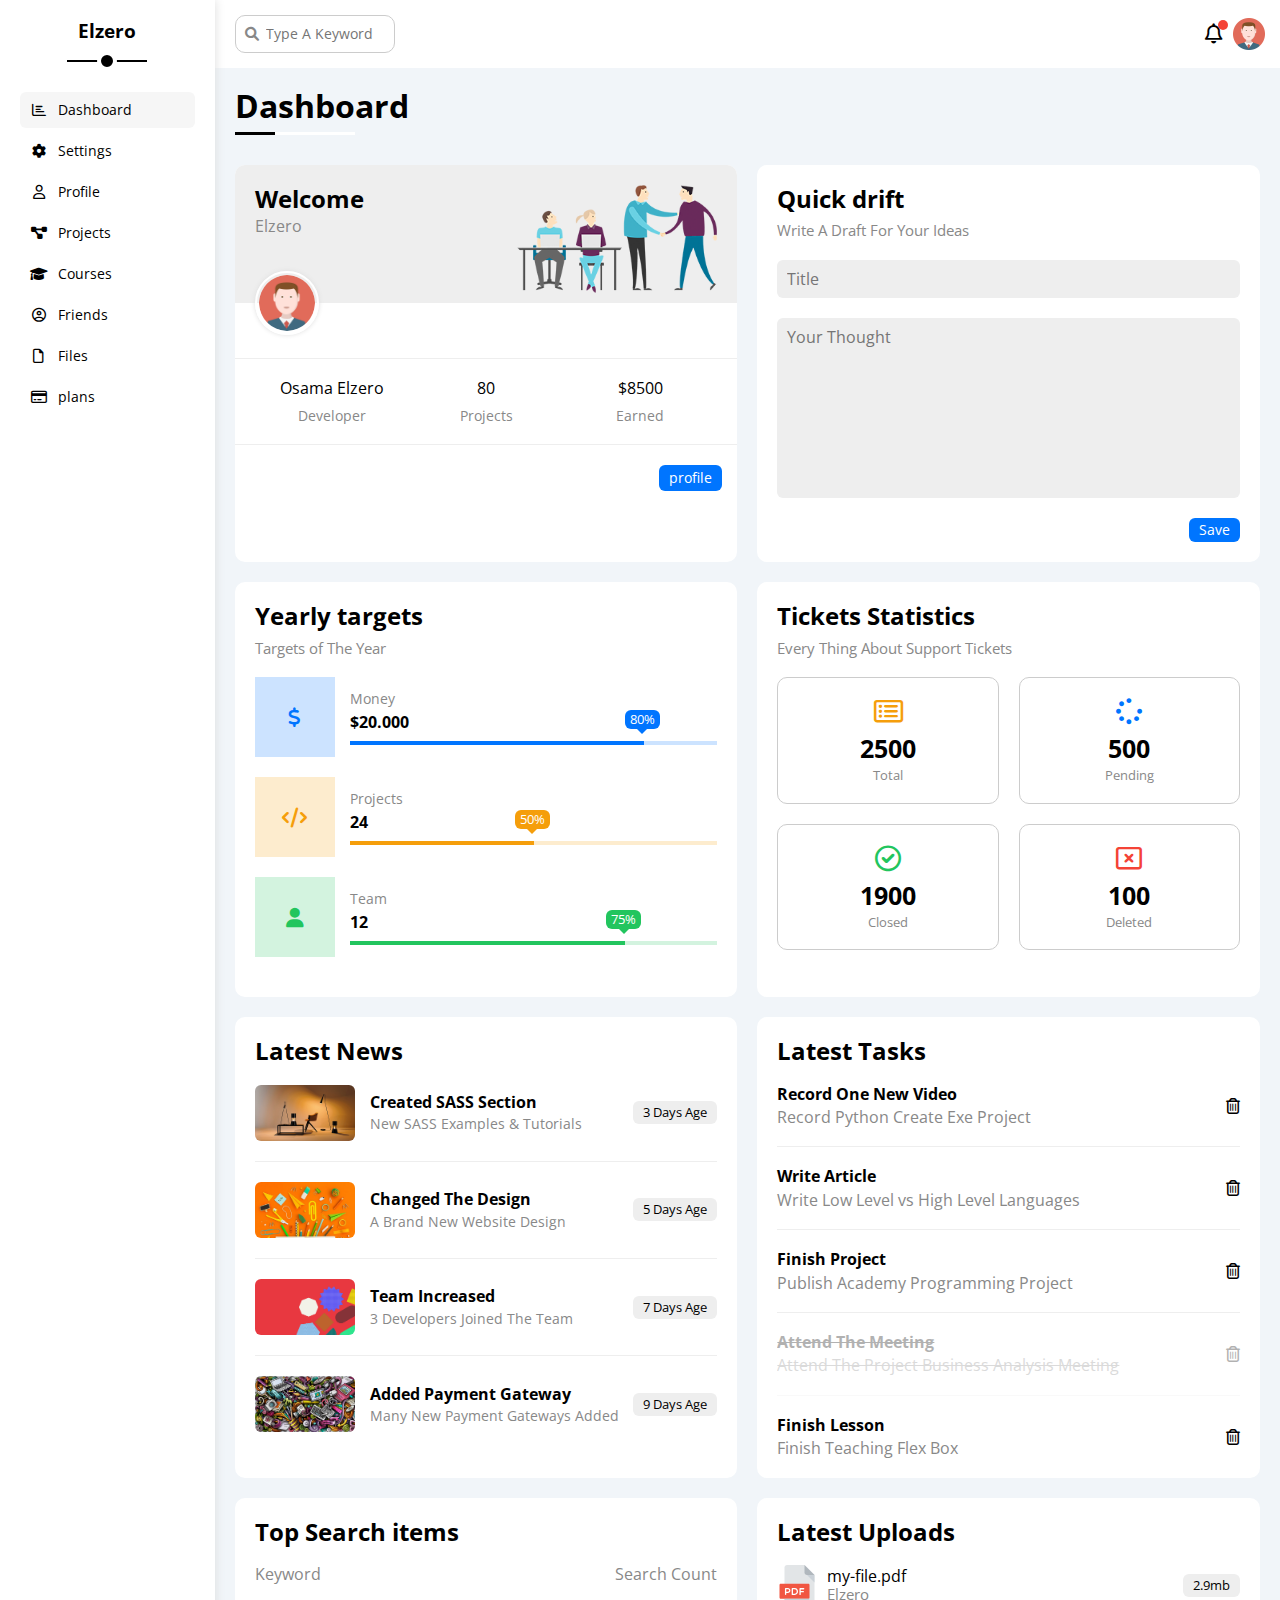
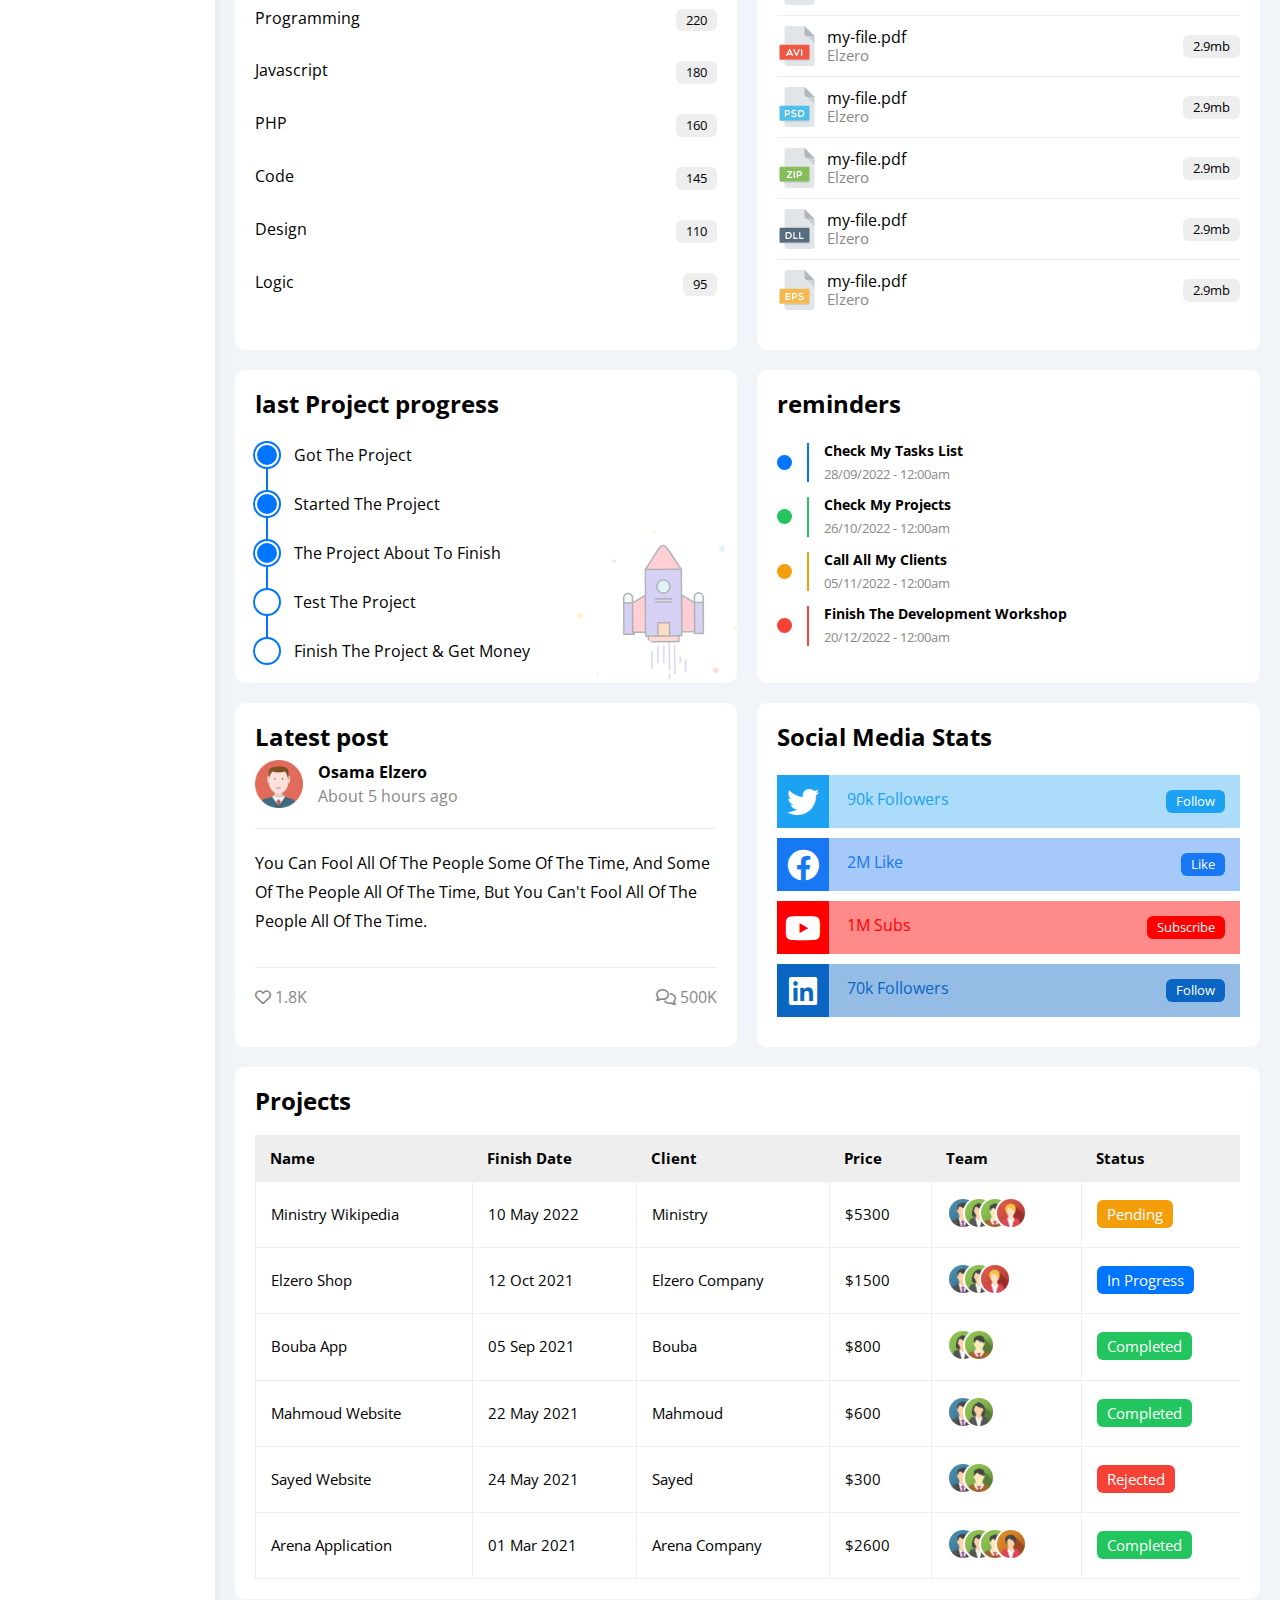
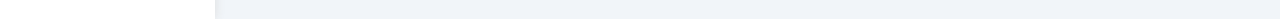
<file: index.html>
<!DOCTYPE html>
<html lang="en">
<head>
    <meta charset="UTF-8">
    <meta http-equiv="X-UA-Compatible" content="IE=edge">
    <meta name="viewport" content="width=device-width, initial-scale=1.0">
    <!-- font awesome -->
    <link rel="stylesheet" href="css/normalize.css" />
    <link rel="stylesheet" href="css/dash.css" />
    <link rel="stylesheet" href="css/all.min.css" />
    <link rel="stylesheet" href="css/framework.css">
    <!-- font family -->
    <link rel="preconnect" href="https://fonts.googleapis.com">
    <link rel="preconnect" href="https://fonts.gstatic.com" crossorigin>
    <link href="https://fonts.googleapis.com/css2?family=Open+Sans:wght@300;500&display=swap" rel="stylesheet">
    <title>Dashboard</title>
</head>
<body>
    <div class="page d-flex">
        <div class="sidebar bg-white p-20 p-relative ">
            <h3 class="p-relative txt-c mt-0">Elzero</h3>
            <ul>
                <li>
                    <a href="index.html" class="active d-flex align-center fs-14 c-black rad-6 p-10">
                        <i class="fa-regular fa-chart-bar fa-fw"></i>
                        <span class="hide-mobile">Dashboard</span>
                    </a>
                </li>
                <li>
                    <a href="settings.html" class="d-flex align-center fs-14 c-black rad-6 p-10">
                        <i class="fa-solid fa-gear fa-fw"></i>
                        <span class="hide-mobile">Settings</span>
                    </a>
                </li>
                <li>
                    <a href="profile.html" class="d-flex align-center fs-14 c-black rad-6 p-10">
                        <i class="fa-regular fa-user fa-fw"></i>
                        <span class="hide-mobile">Profile</span>
                    </a>
                </li>
                <li>
                    <a href="projects.html" class="d-flex align-center fs-14 c-black rad-6 p-10">
                        <i class="fa-solid fa-diagram-project fa-fw"></i>
                        <span class="hide-mobile">Projects</span>
                    </a>
                </li>
                <li>
                    <a href="courses.html" class="d-flex align-center fs-14 c-black rad-6 p-10">
                        <i class="fa-solid fa-graduation-cap fa-fw"></i>
                        <span class="hide-mobile">Courses</span>
                    </a>
                </li>
                <li>
                    <a href="friends.html" class="d-flex align-center fs-14 c-black rad-6 p-10">
                        <i class="fa-regular fa-circle-user fa-fw"></i>
                        <span class="hide-mobile">Friends</span>
                    </a>
                </li>
                <li>
                    <a href="files.html" class="d-flex align-center fs-14 c-black rad-6 p-10">
                        <i class="fa-regular fa-file fa-fw"></i>
                        <span class="hide-mobile">Files</span>
                    </a>
                </li>
                <li>
                    <a href="plans.html" class="d-flex align-center fs-14 c-black rad-6 p-10">
                        <i class="fa-regular fa-credit-card fa-fw"></i>
                        <span class="hide-mobile">plans</span>
                    </a>
                </li>
            </ul>
        </div>
        <div class="content w-full">
            <div class="header bg-white p-15 between-flex">
                <div class="search p-relative" action="">
                    <input class="p-10 border rad-10" type="text" placeholder="Type A Keyword" />
                </div>
                <div class="icons d-flex align-center">
                    <span class="not p-relative">
                        <i class="fa-regular fa-bell fa-lg"></i>
                    </span>
                    <img src="imgs/avatar.png" alt="">
                </div>
            </div>
            <!-- end header  -->
            <h1 class="p-relative">Dashboard</h1>   
            <div class="wrapper d-grid gap-20">
                <div class="welcome  bg-white rad-10 txt-c-mobile block-mobile">
                    <div class="intro p-20 d-flex space-bt bg-eee">
                        <div>
                            <h2 class="m-0">Welcome</h2>
                            <p class="c-grey mt-5">Elzero</p>
                        </div>
                        <img class="hide-mobile" src="imgs/welcome.png" alt="">
                    </div>
                    <img src="imgs/avatar.png" alt="">
                    <div class="body txt-c d-flex p-20 mt-20 mb-20 block-mobile">
                        <div>Osama Elzero <span class="c-grey d-block fs-14 mt-10">Developer</span></div>
                        <div>80<span class="c-grey d-block fs-14 mt-10">Projects</span></div>
                        <div>$8500 <span class="c-grey d-block fs-14 mt-10">Earned</span></div>
                    </div>
                    <a href="profile.html" class="visit d-block fs-14 rad-6 bg-blue c-white w-fit">profile</a>
                </div>
                <div class="quick-drift p-20 bg-white rad-10 txt-c-mobile block-mobile">
                    <h2 class="mt-0 mb-10">Quick drift</h2>
                    <p class="mt-0 mb-20 c-grey fs-15">Write A Draft For Your Ideas</p>
                    <form action="">
                        <input class="d-block mb-20 w-full p-10 bg-eee rad-6 b-none" type="text" placeholder="Title">
                        <textarea class="d-block mb-20 w-full p-10 bg-eee rad-6 b-none" placeholder="Your Thought"></textarea>
                        <input class="save d-block fs-14 bg-blue c-white b-none w-fit btn-shape" type="submit" value="Save">
                    </form>
                </div>
                <div class="targets bg-white rad-10 p-20 txt-c-mobile block-mobile">
                    <h2 class="mt-0 mb-10">Yearly targets</h2>
                    <p class="mt-0 mb-20 c-grey fs-15">Targets of The Year</p>
                    <div class="target blue center-flex mb-20">
                        <div class="icon center-flex">
                            <i class="fa-solid fa-dollar-sign fa-lg c-blue"></i>
                        </div>
                        <div class="info f1">
                            <span class="c-grey fs-14" >Money</span>
                            <span class="d-block fw-b mb-10 mt-5">$20.000</span>
                            <div class="progress p-relative">
                                <span class="bg-blue blue" style="width: 80%;">
                                    <span class="bg-blue">80%</span>
                                </span>
                            </div>
                        </div>
                    </div>
                    <div class="target orange center-flex mb-20">
                        <div class="icon center-flex">
                            <i class="fa-solid fa-code fa-lg c-orange"></i>
                        </div>
                        <div class="info f1">
                            <span class="c-grey fs-14" >Projects</span>
                            <span class="d-block fw-b mb-10 mt-5">24</span>
                            <div class="progress p-relative">
                                <span class="bg-orange orange" style="width: 50%;">
                                    <span class="bg-orange">50%</span>
                                </span>
                            </div>
                        </div>
                    </div>
                    <div class="target green center-flex mb-20">
                        <div class="icon center-flex">
                            <i class="fa-solid fa-user fa-lg c-green"></i>
                        </div>
                        <div class="info f1">
                            <span class="c-grey fs-14" >Team</span>
                            <span class="d-block fw-b mb-10 mt-5">12</span>
                            <div class="progress p-relative">
                                <span class="bg-green green" style="width: 75%;">
                                    <span class="bg-green">75%</span>
                                </span>
                            </div>
                        </div>
                    </div>
                </div>
                <div class="tickets bg-white p-20 rad-10">
                    <h2 class="mt-0 mb-10">Tickets Statistics</h2>
                    <p class="mt-0 mb-20 c-grey fs-15">Every Thing About Support Tickets</p>
                    <div class="d-flex txt-c gap-20 f-wrap">
                        <div class="box p-20 rad-10 fs-13 c-grey">
                            <i class="fa-regular fa-rectangle-list fa-2x mb-10 c-orange"></i>
                            <span class="c-black fs-25 fw-b d-block mb-5">2500</span>
                            Total 
                        </div>
                        <div class="box p-20 rad-10 fs-13 c-grey">
                            <i class="fa-solid fa-spinner fa-2x mb-10 c-blue"></i>
                            <span class="c-black fs-25 fw-b d-block mb-5">500</span>
                            Pending 
                        </div>
                        <div class="box p-20 rad-10 fs-13 c-grey">
                            <i class="fa-regular fa-circle-check fa-2x mb-10 c-green"></i>
                            <span class="c-black fs-25 fw-b d-block mb-5">1900</span>
                            Closed 
                        </div>
                        <div class="box p-20 rad-10 fs-13 c-grey">
                            <i class="fa-regular fa-rectangle-xmark fa-2x mb-10 c-red"></i>
                            <span class="c-black fs-25 fw-b d-block mb-5">100</span>
                            Deleted 
                        </div>
                    </div>
                </div>
                <div class="latest-news p-20 bg-white rad-10 txt-c-mobile">
                    <h2 class="mt-0 mb-20">Latest News</h2>
                    <div class="news-r d-flex align-center">
                        <img class="w-100px rad-6 mr-15" src="imgs/news-01.png" alt="">
                        <div class="desc">
                            <h3 class="mt-0 mb-5 fs-16">Created SASS Section</h3>
                            <p class="m-0 fs-14 c-grey">New SASS Examples & Tutorials</p>
                        </div>
                        <div class="btn btn-shape bg-eee fs-13">3 Days Age</div>
                    </div>
                    <div class="news-r d-flex align-center">
                        <img class="w-100px rad-6 mr-15" src="imgs/news-02.png" alt="">
                        <div class="desc">
                            <h3 class="mt-0 mb-5 fs-16">Changed The Design</h3>
                            <p class="m-0 fs-14 c-grey">A Brand New Website Design</p>
                        </div>
                        <div class="btn btn-shape bg-eee fs-13">5 Days Age</div>
                    </div>
                    <div class="news-r d-flex align-center">
                        <img class="w-100px rad-6 mr-15" src="imgs/news-03.png" alt="">
                        <div class="desc">
                            <h3 class="mt-0 mb-5 fs-16">Team Increased</h3>
                            <p class="m-0 fs-14 c-grey">3 Developers Joined The Team</p>
                        </div>
                        <div class="btn btn-shape bg-eee fs-13">7 Days Age</div>
                    </div>
                    <div class="news-r d-flex align-center">
                        <img class="w-100px rad-6 mr-15" src="imgs/news-04.png" alt="">
                        <div class="desc">
                            <h3 class="mt-0 mb-5 fs-16">Added Payment Gateway</h3>
                            <p class="m-0 fs-14 c-grey">Many New Payment Gateways Added</p>
                        </div>
                        <div class="btn btn-shape bg-eee fs-13">9 Days Age</div>
                    </div>
                </div>
                <div class="latest-tasks rad-10 p-20 bg-white">
                    <h2 class="mt-0 mb-20">Latest Tasks</h2>
                    <div class="tasks-r d-flex align-center">
                        <div class="info">
                            <h3 class="mt-0 mb-5 fs-16">Record One New Video</h3>
                            <p class="m-0 c-grey">Record Python Create Exe Project</p>
                        </div>
                        <i class="fa-regular fa-trash-can delete"></i>
                    </div>
                    <div class="tasks-r d-flex align-center">
                        <div class="info">
                            <h3 class="mt-0 mb-5 fs-16">Write Article</h3>
                            <p class="m-0 c-grey">Write Low Level vs High Level Languages</p>
                        </div>
                        <i class="fa-regular fa-trash-can delete"></i>
                    </div>
                    <div class="tasks-r d-flex align-center">
                        <div class="info">
                            <h3 class="mt-0 mb-5 fs-16">Finish Project</h3>
                            <p class="m-0 c-grey">Publish Academy Programming Project</p>
                        </div>
                        <i class="fa-regular fa-trash-can delete"></i>
                    </div>
                    <div class="tasks-r d-flex align-center done">
                        <div class="info">
                            <h3 class="mt-0 mb-5 fs-16">Attend The Meeting</h3>
                            <p class="m-0 c-grey">Attend The Project Business Analysis Meeting</p>
                        </div>
                        <i class="fa-regular fa-trash-can delete"></i>
                    </div>
                    <div class="tasks-r d-flex align-center">
                        <div class="info">
                            <h3 class="mt-0 mb-5 fs-16">Finish Lesson</h3>
                            <p class="m-0 c-grey">Finish Teaching Flex Box</p>
                        </div>
                        <i class="fa-regular fa-trash-can delete"></i>
                    </div>
                </div>
                <div class="top-search bg-white rad-10 p-20">
                    <h2 class="mt-0 mb-20">Top Search items</h1>
                    <div class="s-head d-flex space-bt c-grey mb-10">
                        <div>Keyword</div>
                        <div>Search Count</div>
                    </div>
                    <div class="items d-flex space-bt pb-15 pt-15">
                        <span>Programming</span>
                        <span class=" bg-eee fs-13 btn-shape">220</span>
                    </div>
                    <div class="items d-flex space-bt pb-15 pt-15">
                        <span>Javascript</span>
                        <span class=" bg-eee fs-13 btn-shape">180</span>
                    </div>
                    <div class="items d-flex space-bt pb-15 pt-15">
                        <span>PHP</span>
                        <span class=" bg-eee fs-13 btn-shape">160</span>
                    </div>
                    <div class="items d-flex space-bt pb-15 pt-15">
                        <span>Code</span>
                        <span class=" bg-eee fs-13 btn-shape">145</span>
                    </div>
                    <div class="items d-flex space-bt pb-15 pt-15">
                        <span>Design</span>
                        <span class=" bg-eee fs-13 btn-shape">110</span>
                    </div>
                    <div class="items d-flex space-bt pb-15 pt-15">
                        <span>Logic</span>
                        <span class=" bg-eee fs-13 btn-shape">95</span>
                    </div>
                </div>
                <div class="Latest_uploads bg-white rad-10 p-20">
                    <h2 class="mt-0 mb-20">Latest Uploads</h2>
                    <ul class="m-0">
                        <li class="between-flex pb-10 mb-10">
                            <div class="d-flex align-center">
                                <img class="mr-10" src="svg/pdf.svg" alt="">
                                <div class="info" >
                                    <span class="d-block">my-file.pdf</span>
                                    <span class="fs-15 c-grey">Elzero</span>
                                </div>
                            </div>
                            <div class="btn-shape bg-eee fs-13">2.9mb</div>
                        </li>
                        <li class="between-flex pb-10 mb-10">
                            <div class="d-flex align-center">
                                <img class="mr-10" src="svg/avi.svg" alt="">
                                <div class="info" >
                                    <span class="d-block">my-file.pdf</span>
                                    <span class="fs-15 c-grey">Elzero</span>
                                </div>
                            </div>
                            <div class="btn-shape bg-eee fs-13">2.9mb</div>
                        </li>
                        <li class="between-flex pb-10 mb-10">
                            <div class="d-flex align-center">
                                <img class="mr-10" src="svg/psd.svg" alt="">
                                <div class="info" >
                                    <span class="d-block">my-file.pdf</span>
                                    <span class="fs-15 c-grey">Elzero</span>
                                </div>
                            </div>
                            <div class="btn-shape bg-eee fs-13">2.9mb</div>
                        </li>
                        <li class="between-flex pb-10 mb-10">
                            <div class="d-flex align-center">
                                <img class="mr-10" src="svg/zip.svg" alt="">
                                <div class="info" >
                                    <span class="d-block">my-file.pdf</span>
                                    <span class="fs-15 c-grey">Elzero</span>
                                </div>
                            </div>
                            <div class="btn-shape bg-eee fs-13">2.9mb</div>
                        </li>
                        <li class="between-flex pb-10 mb-10">
                            <div class="d-flex align-center">
                                <img class="mr-10" src="svg/dll.svg" alt="">
                                <div class="info" >
                                    <span class="d-block">my-file.pdf</span>
                                    <span class="fs-15 c-grey">Elzero</span>
                                </div>
                            </div>
                            <div class="btn-shape bg-eee fs-13">2.9mb</div>
                        </li>
                        <li class="between-flex pb-10 mb-10">
                            <div class="d-flex align-center">
                                <img class="mr-10" src="svg/eps.svg" alt="">
                                <div class="info" >
                                    <span class="d-block">my-file.pdf</span>
                                    <span class="fs-15 c-grey">Elzero</span>
                                </div>
                            </div>
                            <div class="btn-shape bg-eee fs-13">2.9mb</div>
                        </li>
                    </ul>
                </div>
                <div class="last-project bg-white rad-10 p-20 p-relative">
                    <h2 class="mt-0 mb-10">last Project progress</h2>
                    <ul class="m-0 p-relative">
                        <li class="mt-25 d-flex align-center done">Got The Project</li>
                        <li class="mt-25 d-flex align-center done">Started The Project</li>
                        <li class="mt-25 d-flex align-center done">The Project About To Finish</li>
                        <li class="mt-25 d-flex align-center current">Test The Project</li>
                        <li class="mt-25 d-flex align-center ">Finish The Project & Get Money</li>
                    </ul>
                    <img class="launch-icon hide-mobile" src="imgs/project.png" alt="">
                </div>
                <div class="reminders bg-white rad-10 p-20">
                    <h2 class="mt-0 mb-25">reminders</h2>
                    <ul class="m-0">
                        <li class="d-flex align-center mt-15">
                            <span class="key bg-blue mr-15 d-block rad-half"></span>
                            <div class="text pl-15 blue">
                                <p class="fs-14 fw-b mt-0 mb-5">Check My Tasks List</p>
                                <span class="fs-13 c-grey">28/09/2022 - 12:00am</span>
                            </div>
                        </li>
                        <li class="d-flex align-center mt-15">
                            <span class="key bg-green mr-15 d-block rad-half"></span>
                            <div class="text pl-15 green">
                                <p class="fs-14 fw-b mt-0 mb-5">Check My Projects</p>
                                <span class="fs-13 c-grey">26/10/2022 - 12:00am</span>
                            </div>
                        </li>
                        <li class="d-flex align-center mt-15">
                            <span class="key bg-orange mr-15 d-block rad-half"></span>
                            <div class="text pl-15 orange">
                                <p class="fs-14 fw-b mt-0 mb-5">Call All My Clients</p>
                                <span class="fs-13 c-grey">05/11/2022 - 12:00am</span>
                            </div>
                        </li>
                        <li class="d-flex align-center mt-15">
                            <span class="key bg-red mr-15 d-block rad-half"></span>
                            <div class="text pl-15 red">
                                <p class="fs-14 fw-b mt-0 mb-5">Finish The Development Workshop</p>
                                <span class="fs-13 c-grey">20/12/2022 - 12:00am</span>
                            </div>
                        </li>
                    </ul>
                </div>
                <div class="latest-post bg-white rad-10 p-20">
                    <h2 class="mt-0 mb-10">Latest post</h2>
                    <div class="top d-flex align-center">
                        <img class="mr-15" src="imgs/avatar.png" alt="">
                        <div class="info">
                            <span class="fw-b mb-5 d-block">Osama Elzero</span>
                            <span class="c-grey">About 5 hours ago</span>
                        </div>
                    </div>
                    <div class="post txt-c-mobile mt-20 mb-20 pt-20 pb-20">
                        You Can Fool All Of The People Some Of The Time, And Some Of The People All Of The Time, But You Can't Fool All Of The People All Of The Time.
                    </div>
                    <div class="post-stats d-flex space-bt align-center c-grey">
                        <div>
                            <i class="fa-regular fa-heart"></i>
                            <span>1.8K</span>
                        </div>
                        <div>
                            <i class="fa-regular fa-comments"></i>
                            <span>500K</span>
                        </div>
                    </div>
                </div>
                <div class="social-media bg-white rad-10 p-20 p-relative">
                    <h2 class="mt-0 mb-25">Social Media Stats</h2>
                    <div class="box twitter d-flex space-bt p-15 p-relative mb-10">
                        <i class="fa-brands fa-twitter fa-2x c-white h-full center-flex"></i>
                        <span>90k Followers</span>
                        <a href="#" class="fs-13 c-white btn-shape">Follow</a>
                    </div>
                    <div class="box facebook d-flex space-bt p-15 p-relative mb-10">
                        <i class="fa-brands fa-facebook fa-2x c-white h-full center-flex"></i>
                        <span>2M Like</span>
                        <a href="#" class="fs-13 c-white btn-shape">Like</a>
                    </div>
                    <div class="box youtube d-flex space-bt p-15 p-relative mb-10">
                        <i class="fa-brands fa-youtube fa-2x c-white h-full center-flex"></i>
                        <span>1M Subs</span>
                        <a href="#" class="fs-13 c-white btn-shape">Subscribe</a>
                    </div>
                    <div class="box linkedin d-flex space-bt p-15 p-relative mb-10">
                        <i class="fa-brands fa-linkedin fa-2x c-white h-full center-flex"></i>
                        <span>70k Followers</span>
                        <a href="#" class="fs-13 c-white btn-shape">Follow</a>
                    </div>
                </div>
            </div> 
            <div class="projects p-20 bg-white rad-10 m-20">
                <h2 class="mt-0 mb-20">Projects</h2>
                <div class="responsize-table">
                    <table class="fs-15 w-full">
                        <thead>
                            <tr>
                                <td>Name</td>
                                <td>Finish Date</td>
                                <td>Client</td>
                                <td>Price</td>
                                <td>Team</td>
                                <td>Status</td>
                            </tr>
                        </thead>
                        <tbody>
                            <tr>
                                <td>Ministry Wikipedia</td>
                                <td>10 May 2022</td>
                                <td>Ministry</td>
                                <td>$5300</td>
                                <td>
                                    <img src="imgs/team-01.png" alt="">
                                    <img src="imgs/team-02.png" alt="">
                                    <img src="imgs/team-03.png" alt="">
                                    <img src="imgs/team-05.png" alt="">
                                </td>
                                <td>
                                    <span class="lable btn-shape bg-orange c-white">Pending</span>
                                </td>
                            </tr>
                            <tr>
                                <td>Elzero Shop</td>
                                <td>12 Oct 2021</td>
                                <td>Elzero Company</td>
                                <td>$1500</td>
                                <td>
                                    <img src="imgs/team-01.png" alt="">
                                    <img src="imgs/team-02.png" alt="">
                                    <img src="imgs/team-05.png" alt="">
                                </td>
                                <td>
                                    <span class="lable btn-shape bg-blue c-white">In Progress</span>
                                </td>
                            </tr>
                            <tr>
                                <td>Bouba App</td>
                                <td>05 Sep 2021</td>
                                <td>Bouba</td>
                                <td>$800</td>
                                <td>
                                    <img src="imgs/team-02.png" alt="">
                                    <img src="imgs/team-03.png" alt="">
                                </td>
                                <td>
                                    <span class="lable btn-shape bg-green c-white">Completed</span>
                                </td>
                            </tr>
                            <tr>
                                <td>Mahmoud Website</td>
                                <td>22 May 2021</td>
                                <td>Mahmoud</td>
                                <td>$600</td>
                                <td>
                                    <img src="imgs/team-01.png" alt="">
                                    <img src="imgs/team-02.png" alt="">
                                </td>
                                <td>
                                    <span class="lable btn-shape bg-green c-white">Completed</span>
                                </td>
                            </tr>
                            <tr>
                                <td>Sayed Website</td>
                                <td>24 May 2021</td>
                                <td>Sayed</td>
                                <td>$300</td>
                                <td>
                                    <img src="imgs/team-01.png" alt="">
                                    <img src="imgs/team-03.png" alt="">
                                </td>
                                <td>
                                    <span class="lable btn-shape bg-red c-white">Rejected</span>
                                </td>
                            </tr>
                            <tr>
                                <td>Arena Application</td>
                                <td>01 Mar 2021</td>
                                <td>Arena Company</td>
                                <td>$2600</td>
                                <td>
                                    <img src="imgs/team-01.png" alt="">
                                    <img src="imgs/team-02.png" alt="">
                                    <img src="imgs/team-03.png" alt="">
                                    <img src="imgs/team-04.png" alt="">
                                </td>
                                <td>
                                    <span class="lable btn-shape bg-green c-white">Completed</span>
                                </td>
                            </tr>
                        </tbody>
                    </table>
                </div>
            </div>
            
        </div>
    </div>
</body>
</html>
</file>
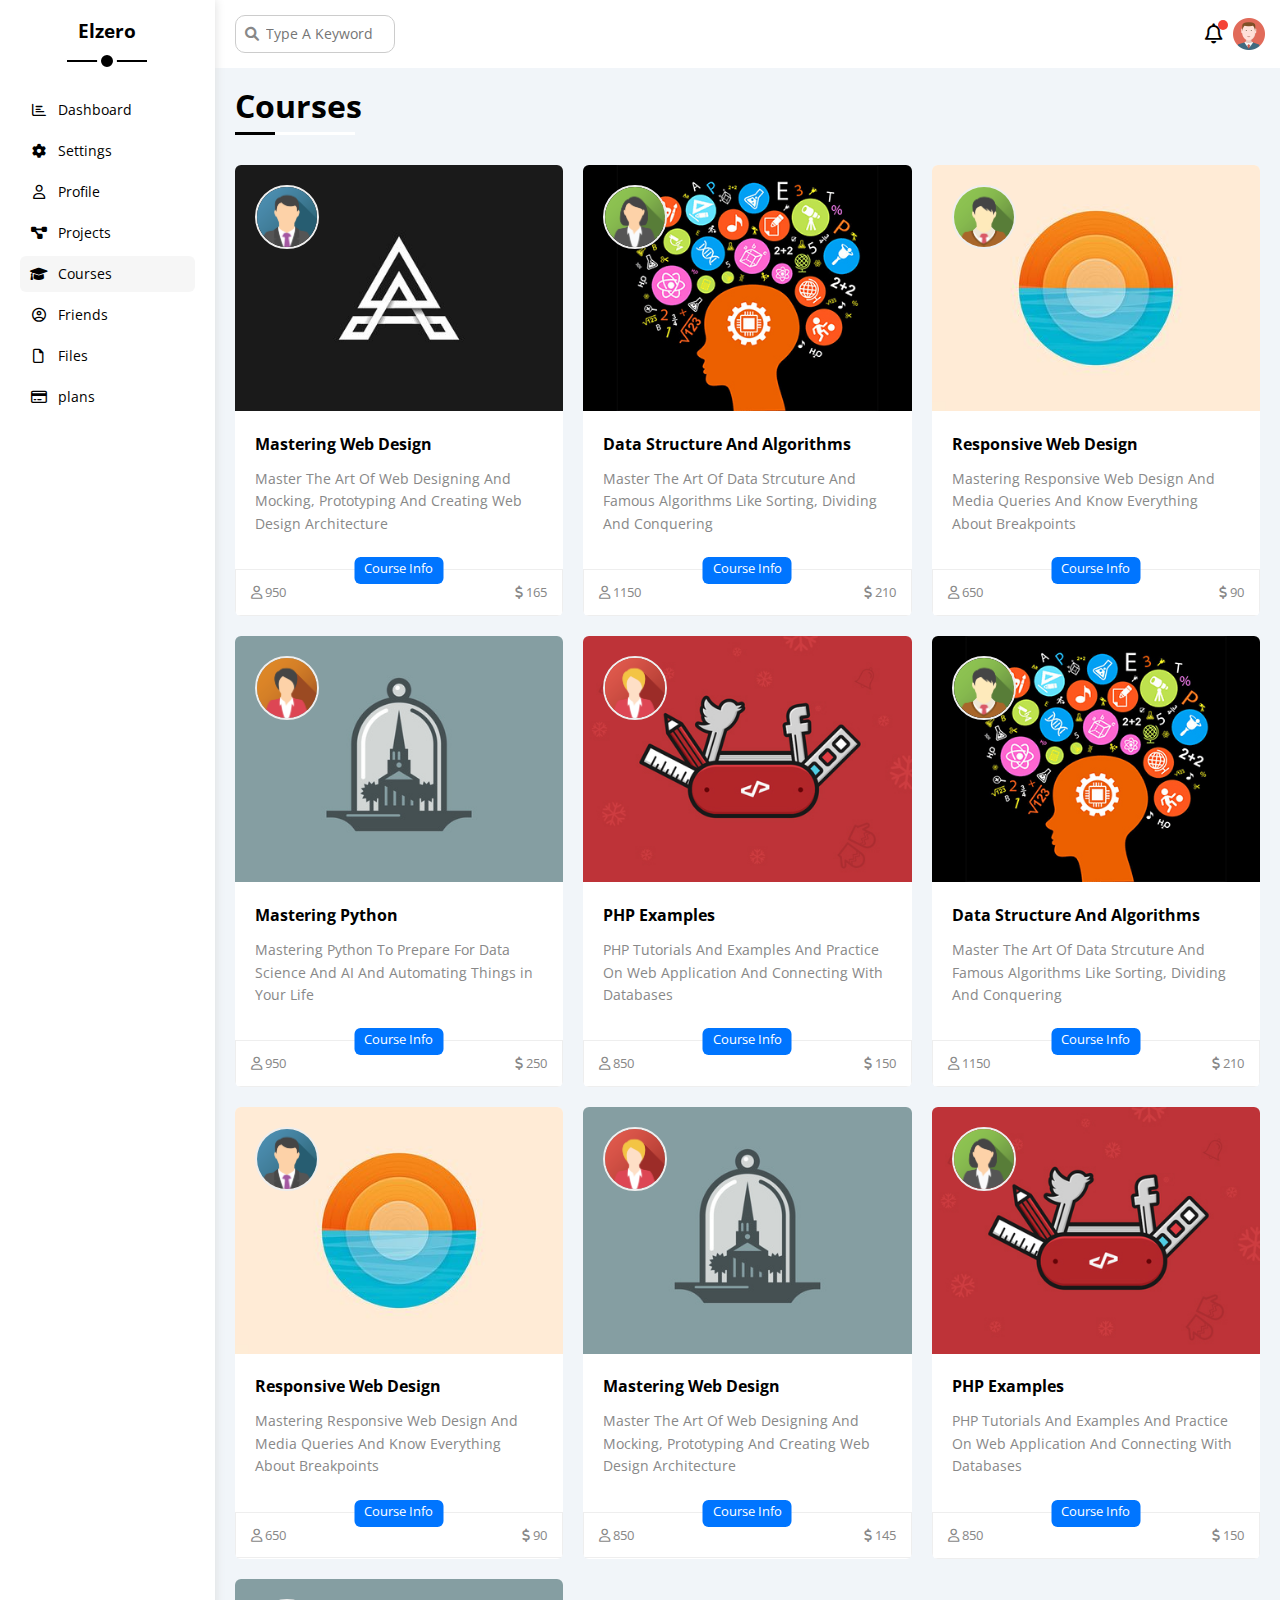
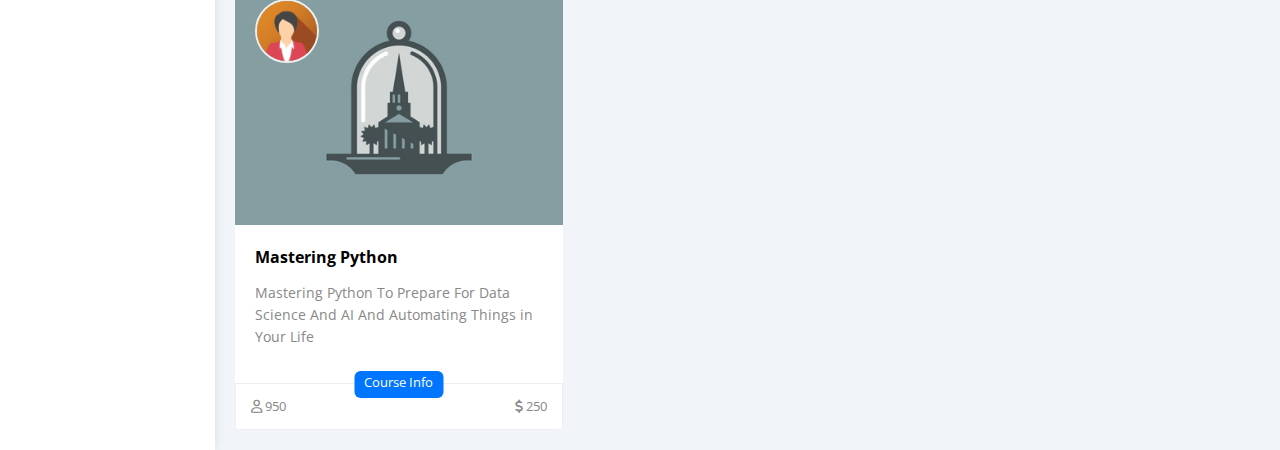
<file: courses.html>
<!DOCTYPE html>
<html lang="en">
<head>
    <meta charset="UTF-8">
    <meta http-equiv="X-UA-Compatible" content="IE=edge">
    <meta name="viewport" content="width=device-width, initial-scale=1.0">
    <!-- font awesome -->
    <link rel="stylesheet" href="css/normalize.css" />
    <link rel="stylesheet" href="css/dash.css" />
    <link rel="stylesheet" href="css/all.min.css" />
    <link rel="stylesheet" href="css/framework.css">
    <!-- font family -->
    <link rel="preconnect" href="https://fonts.googleapis.com">
    <link rel="preconnect" href="https://fonts.gstatic.com" crossorigin>
    <link href="https://fonts.googleapis.com/css2?family=Open+Sans:wght@300;500&display=swap" rel="stylesheet">
    <title>Dashboard</title>
</head>
<body>
    <div class="page d-flex">
        <div class="sidebar bg-white p-20 p-relative ">
            <h3 class="p-relative txt-c mt-0">Elzero</h3>
            <ul>
                <li>
                    <a href="index.html" class=" d-flex align-center fs-14 c-black rad-6 p-10">
                        <i class="fa-regular fa-chart-bar fa-fw"></i>
                        <span class="hide-mobile">Dashboard</span>
                    </a>
                </li>
                <li>
                    <a href="settings.html" class="d-flex align-center fs-14 c-black rad-6 p-10">
                        <i class="fa-solid fa-gear fa-fw"></i>
                        <span class="hide-mobile">Settings</span>
                    </a>
                </li>
                <li>
                    <a href="profile.html" class=" d-flex align-center fs-14 c-black rad-6 p-10">
                        <i class="fa-regular fa-user fa-fw"></i>
                        <span class="hide-mobile">Profile</span>
                    </a>
                </li>
                <li>
                    <a href="projects.html" class="d-flex align-center fs-14 c-black rad-6 p-10">
                        <i class="fa-solid fa-diagram-project fa-fw"></i>
                        <span class="hide-mobile">Projects</span>
                    </a>
                </li>
                <li>
                    <a href="courses.html" class="active d-flex align-center fs-14 c-black rad-6 p-10">
                        <i class="fa-solid fa-graduation-cap fa-fw"></i>
                        <span class="hide-mobile">Courses</span>
                    </a>
                </li>
                <li>
                    <a href="friends.html" class="d-flex align-center fs-14 c-black rad-6 p-10">
                        <i class="fa-regular fa-circle-user fa-fw"></i>
                        <span class="hide-mobile">Friends</span>
                    </a>
                </li>
                <li>
                    <a href="files.html" class="d-flex align-center fs-14 c-black rad-6 p-10">
                        <i class="fa-regular fa-file fa-fw"></i>
                        <span class="hide-mobile">Files</span>
                    </a>
                </li>
                <li>
                    <a href="plans.html" class="d-flex align-center fs-14 c-black rad-6 p-10">
                        <i class="fa-regular fa-credit-card fa-fw"></i>
                        <span class="hide-mobile">plans</span>
                    </a>
                </li>
            </ul>
        </div>
        <div class="content w-full">
            <div class="header bg-white p-15 between-flex">
                <div class="search p-relative" action="">
                    <input class="p-10 border rad-10" type="text" placeholder="Type A Keyword" />
                </div>
                <div class="icons d-flex align-center">
                    <span class="not p-relative">
                        <i class="fa-regular fa-bell fa-lg"></i>
                    </span>
                    <img src="imgs/avatar.png" alt="">
                </div>
            </div>
            <!-- end header  -->
            <h1 class="p-relative">Courses</h1>
            <div class="courses-page m-20 d-grid gap-20">
                <div class="course bg-white p-relative rad-6">
                    <img class="cover" src="imgs/course-01.jpg" alt="">
                    <img class="inst" src="imgs/team-01.png" alt="">
                    <div class="desc p-20">
                        <h4 class="m-0">Mastering Web Design</h4>
                        <p class="c-grey fs-14 mt-15">Master The Art Of Web Designing And Mocking, Prototyping And Creating Web Design Architecture</p>
                    </div>
                    <div class="info p-15 d-flex between-flex p-relative c-grey">
                        <span class="title btn-shape c-white bg-blue">Course Info</span>
                        <span>
                            <i class="fa-regular fa-user"></i>
                            950
                        </span>
                        <span>
                            <i class="fa-solid fa-dollar-sign"></i>
                            165
                        </span>
                    </div>
                </div>
                <div class="course bg-white p-relative rad-6">
                    <img class="cover" src="imgs/course-02.jpg" alt="">
                    <img class="inst" src="imgs/team-02.png" alt="">
                    <div class="desc p-20">
                        <h4 class="m-0">Data Structure And Algorithms</h4>
                        <p class="c-grey fs-14 mt-15">Master The Art Of Data Strcuture And Famous Algorithms Like Sorting, Dividing And Conquering</p>
                    </div>
                    <div class="info p-15 d-flex between-flex p-relative c-grey">
                        <span class="title btn-shape c-white bg-blue">Course Info</span>
                        <span>
                            <i class="fa-regular fa-user"></i>
                            1150
                        </span>
                        <span>
                            <i class="fa-solid fa-dollar-sign"></i>
                            210
                        </span>
                    </div>
                </div>
                <div class="course bg-white p-relative rad-6">
                    <img class="cover" src="imgs/course-03.jpg" alt="">
                    <img class="inst" src="imgs/team-03.png" alt="">
                    <div class="desc p-20">
                        <h4 class="m-0">Responsive Web Design</h4>
                        <p class="c-grey fs-14 mt-15">Mastering Responsive Web Design And Media Queries And Know Everything About Breakpoints</p>
                    </div>
                    <div class="info p-15 d-flex between-flex p-relative c-grey">
                        <span class="title btn-shape c-white bg-blue">Course Info</span>
                        <span>
                            <i class="fa-regular fa-user"></i>
                            650
                        </span>
                        <span>
                            <i class="fa-solid fa-dollar-sign"></i>
                            90
                        </span>
                    </div>
                </div>
                <div class="course bg-white p-relative rad-6">
                    <img class="cover" src="imgs/course-04.jpg" alt="">
                    <img class="inst" src="imgs/team-04.png" alt="">
                    <div class="desc p-20">
                        <h4 class="m-0">Mastering Python</h4>
                        <p class="c-grey fs-14 mt-15">Mastering Python To Prepare For Data Science And AI And Automating Things in Your Life</p>
                    </div>
                    <div class="info p-15 d-flex between-flex p-relative c-grey">
                        <span class="title btn-shape c-white bg-blue">Course Info</span>
                        <span>
                            <i class="fa-regular fa-user"></i>
                            950
                        </span>
                        <span>
                            <i class="fa-solid fa-dollar-sign"></i>
                            250
                        </span>
                    </div>
                </div>
                <div class="course bg-white p-relative rad-6">
                    <img class="cover" src="imgs/course-05.jpg" alt="">
                    <img class="inst" src="imgs/team-05.png" alt="">
                    <div class="desc p-20">
                        <h4 class="m-0">PHP Examples</h4>
                        <p class="c-grey fs-14 mt-15">PHP Tutorials And Examples And Practice On Web Application And Connecting With Databases</p>
                    </div>
                    <div class="info p-15 d-flex between-flex p-relative c-grey">
                        <span class="title btn-shape c-white bg-blue">Course Info</span>
                        <span>
                            <i class="fa-regular fa-user"></i>
                            850
                        </span>
                        <span>
                            <i class="fa-solid fa-dollar-sign"></i>
                            150
                        </span>
                    </div>
                </div>
                <div class="course bg-white p-relative rad-6">
                    <img class="cover" src="imgs/course-02.jpg" alt="">
                    <img class="inst" src="imgs/team-03.png" alt="">
                    <div class="desc p-20">
                        <h4 class="m-0">Data Structure And Algorithms</h4>
                        <p class="c-grey fs-14 mt-15">Master The Art Of Data Strcuture And Famous Algorithms Like Sorting, Dividing And Conquering</p>
                    </div>
                    <div class="info p-15 d-flex between-flex p-relative c-grey">
                        <span class="title btn-shape c-white bg-blue">Course Info</span>
                        <span>
                            <i class="fa-regular fa-user"></i>
                            1150
                        </span>
                        <span>
                            <i class="fa-solid fa-dollar-sign"></i>
                            210
                        </span>
                    </div>
                </div>
                <div class="course bg-white p-relative rad-6">
                    <img class="cover" src="imgs/course-03.jpg" alt="">
                    <img class="inst" src="imgs/team-01.png" alt="">
                    <div class="desc p-20">
                        <h4 class="m-0">Responsive Web Design</h4>
                        <p class="c-grey fs-14 mt-15">Mastering Responsive Web Design And Media Queries And Know Everything About Breakpoints</p>
                    </div>
                    <div class="info p-15 d-flex between-flex p-relative c-grey">
                        <span class="title btn-shape c-white bg-blue">Course Info</span>
                        <span>
                            <i class="fa-regular fa-user"></i>
                            650
                        </span>
                        <span>
                            <i class="fa-solid fa-dollar-sign"></i>
                            90
                        </span>
                    </div>
                </div>
                <div class="course bg-white p-relative rad-6">
                    <img class="cover" src="imgs/course-04.jpg" alt="">
                    <img class="inst" src="imgs/team-05.png" alt="">
                    <div class="desc p-20">
                        <h4 class="m-0">Mastering Web Design</h4>
                        <p class="c-grey fs-14 mt-15">Master The Art Of Web Designing And Mocking, Prototyping And Creating Web Design Architecture</p>
                    </div>
                    <div class="info p-15 d-flex between-flex p-relative c-grey">
                        <span class="title btn-shape c-white bg-blue">Course Info</span>
                        <span>
                            <i class="fa-regular fa-user"></i>
                            850
                        </span>
                        <span>
                            <i class="fa-solid fa-dollar-sign"></i>
                            145
                        </span>
                    </div>
                </div>
                <div class="course bg-white p-relative rad-6">
                    <img class="cover" src="imgs/course-05.jpg" alt="">
                    <img class="inst" src="imgs/team-02.png" alt="">
                    <div class="desc p-20">
                        <h4 class="m-0">PHP Examples</h4>
                        <p class="c-grey fs-14 mt-15">PHP Tutorials And Examples And Practice On Web Application And Connecting With Databases</p>
                    </div>
                    <div class="info p-15 d-flex between-flex p-relative c-grey">
                        <span class="title btn-shape c-white bg-blue">Course Info</span>
                        <span>
                            <i class="fa-regular fa-user"></i>
                            850
                        </span>
                        <span>
                            <i class="fa-solid fa-dollar-sign"></i>
                            150
                        </span>
                    </div>
                </div>
                <div class="course bg-white p-relative rad-6">
                    <img class="cover" src="imgs/course-04.jpg" alt="">
                    <img class="inst" src="imgs/team-04.png" alt="">
                    <div class="desc p-20">
                        <h4 class="m-0">Mastering Python</h4>
                        <p class="c-grey fs-14 mt-15">Mastering Python To Prepare For Data Science And AI And Automating Things in Your Life</p>
                    </div>
                    <div class="info p-15 d-flex between-flex p-relative c-grey">
                        <span class="title btn-shape c-white bg-blue">Course Info</span>
                        <span>
                            <i class="fa-regular fa-user"></i>
                            950
                        </span>
                        <span>
                            <i class="fa-solid fa-dollar-sign"></i>
                            250
                        </span>
                    </div>
                </div>
            </div>
        </div>
    </div>
</body>
</html>
</file>
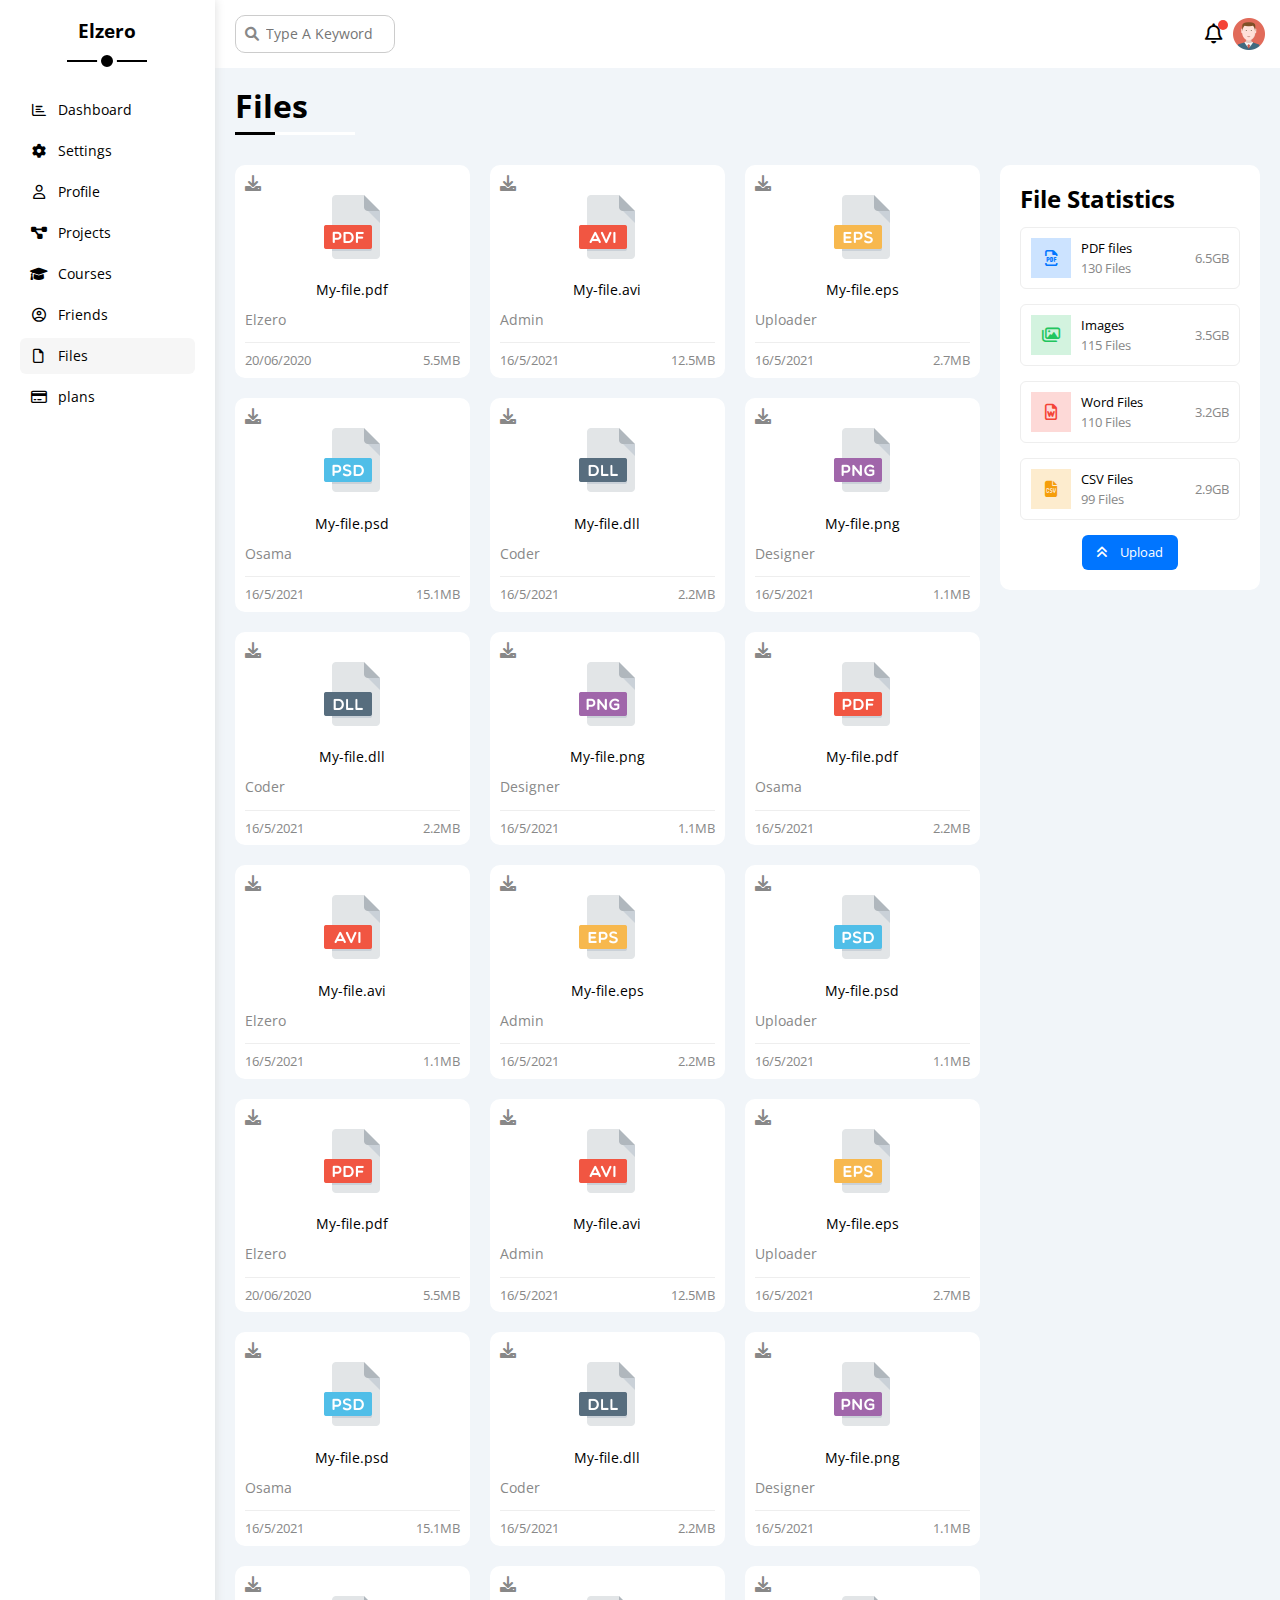
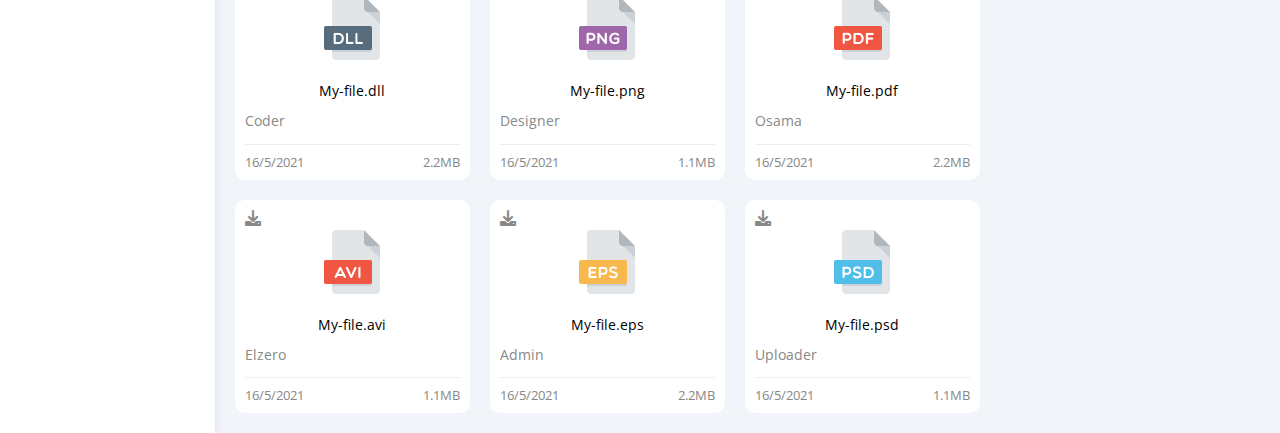
<file: files.html>
<!DOCTYPE html>
<html lang="en">
<head>
    <meta charset="UTF-8">
    <meta http-equiv="X-UA-Compatible" content="IE=edge">
    <meta name="viewport" content="width=device-width, initial-scale=1.0">
    <!-- font awesome -->
    <link rel="stylesheet" href="css/normalize.css" />
    <link rel="stylesheet" href="css/dash.css" />
    <link rel="stylesheet" href="css/all.min.css" />
    <link rel="stylesheet" href="css/framework.css">
    <!-- font family -->
    <link rel="preconnect" href="https://fonts.googleapis.com">
    <link rel="preconnect" href="https://fonts.gstatic.com" crossorigin>
    <link href="https://fonts.googleapis.com/css2?family=Open+Sans:wght@300;500&display=swap" rel="stylesheet">
    <title>Dashboard</title>
</head>
<body>
    <div class="page d-flex">
        <div class="sidebar bg-white p-20 p-relative ">
            <h3 class="p-relative txt-c mt-0">Elzero</h3>
            <ul>
                <li>
                    <a href="index.html" class=" d-flex align-center fs-14 c-black rad-6 p-10">
                        <i class="fa-regular fa-chart-bar fa-fw"></i>
                        <span class="hide-mobile">Dashboard</span>
                    </a>
                </li>
                <li>
                    <a href="settings.html" class="d-flex align-center fs-14 c-black rad-6 p-10">
                        <i class="fa-solid fa-gear fa-fw"></i>
                        <span class="hide-mobile">Settings</span>
                    </a>
                </li>
                <li>
                    <a href="profile.html" class=" d-flex align-center fs-14 c-black rad-6 p-10">
                        <i class="fa-regular fa-user fa-fw"></i>
                        <span class="hide-mobile">Profile</span>
                    </a>
                </li>
                <li>
                    <a href="projects.html" class="d-flex align-center fs-14 c-black rad-6 p-10">
                        <i class="fa-solid fa-diagram-project fa-fw"></i>
                        <span class="hide-mobile">Projects</span>
                    </a>
                </li>
                <li>
                    <a href="courses.html" class=" d-flex align-center fs-14 c-black rad-6 p-10">
                        <i class="fa-solid fa-graduation-cap fa-fw"></i>
                        <span class="hide-mobile">Courses</span>
                    </a>
                </li>
                <li>
                    <a href="friends.html" class=" d-flex align-center fs-14 c-black rad-6 p-10">
                        <i class="fa-regular fa-circle-user fa-fw"></i>
                        <span class="hide-mobile">Friends</span>
                    </a>
                </li>
                <li>
                    <a href="files.html" class="active d-flex align-center fs-14 c-black rad-6 p-10">
                        <i class="fa-regular fa-file fa-fw"></i>
                        <span class="hide-mobile">Files</span>
                    </a>
                </li>
                <li>
                    <a href="plans.html" class="d-flex align-center fs-14 c-black rad-6 p-10">
                        <i class="fa-regular fa-credit-card fa-fw"></i>
                        <span class="hide-mobile">plans</span>
                    </a>
                </li>
            </ul>
        </div>
        <div class="content w-full">
            <div class="header bg-white p-15 between-flex">
                <div class="search p-relative" action="">
                    <input class="p-10 border rad-10" type="text" placeholder="Type A Keyword" />
                </div>
                <div class="icons d-flex align-center">
                    <span class="not p-relative">
                        <i class="fa-regular fa-bell fa-lg"></i>
                    </span>
                    <img src="imgs/avatar.png" alt="">
                </div>
            </div>
            <!-- end header  -->
            <h1 class="p-relative">Files</h1>
            <div class="files-page d-flex m-20 gap-20">
                <div class="files-stats p-20 bg-white rad-10">
                    <h2 class="mt-0 mb-15 txt-c-mobile">File Statistics</h2>
                    <div class="d-flex align-center border-eee rad-6 p-10 mb-15 fs-13">
                        <i class="fa-regular fa-file-pdf fa-lg blue center-flex c-blue icon"></i>
                        <div class="info">
                            <span>PDF files</span>
                            <span class="c-grey d-block mt-5">130 Files</span>
                        </div>
                        <div class="size c-grey">6.5GB</div>
                    </div>
                    <div class="d-flex align-center border-eee rad-6 p-10 mb-15 fs-13">
                        <i class="fa-regular fa-images fa-lg green center-flex c-green icon"></i>
                        <div class="info">
                            <span>Images</span>
                            <span class="c-grey d-block mt-5">115 Files</span>
                        </div>
                        <div class="size c-grey">3.5GB</div>
                    </div>
                    <div class="d-flex align-center border-eee rad-6 p-10 mb-15 fs-13">
                        <i class="fa-regular fa-file-word fa-lg red center-flex c-red icon"></i>
                        <div class="info">
                            <span>Word Files</span>
                            <span class="c-grey d-block mt-5">110 Files</span>
                        </div>
                        <div class="size c-grey">3.2GB</div>
                    </div>
                    <div class="d-flex align-center border-eee rad-6 p-10 mb-15 fs-13">
                        <i class="fa-solid fa-file-csv fa-lg orange center-flex c-orange icon"></i>
                        <div class="info">
                            <span>CSV Files</span>
                            <span class="c-grey d-block mt-5">99 Files</span>
                        </div>
                        <div class="size c-grey">2.9GB</div>
                    </div>
                    <a href="#" class="upload c-white bg-blue d-block rad-6 w-fit fs-13">
                        <i class="fa-solid fa-angles-up mr-10"></i>
                        Upload
                    </a>
                </div> 
                <div class="files-content d-grid gap-20">
                    <div class="file p-10 bg-white rad-10">
                        <i class="fa-solid fa-download c-grey p-absolute"></i>
                        <div class="icon txt-c">
                            <img src="imgs/png/pdf.png" alt="">
                        </div>
                        <div class="txt-c mb-10 fs-14">My-file.pdf</div>
                        <p class="c-grey fs-14">Elzero</p>
                        <div class="info d-flex between-flex mt-10 pt-10 c-grey fs-13">
                            <span>20/06/2020</span>
                            <span>5.5MB</span>
                        </div>
                    </div>
                    <div class="file p-10 bg-white rad-10">
                        <i class="fa-solid fa-download c-grey p-absolute"></i>
                        <div class="icon txt-c">
                            <img src="imgs/png/avi.png" alt="">
                        </div>
                        <div class="txt-c mb-10 fs-14">My-file.avi</div>
                        <p class="c-grey fs-14">Admin</p>
                        <div class="info d-flex between-flex mt-10 pt-10 c-grey fs-13">
                            <span>16/5/2021</span>
                            <span>12.5MB</span>
                        </div>
                    </div>
                    <div class="file p-10 bg-white rad-10">
                        <i class="fa-solid fa-download c-grey p-absolute"></i>
                        <div class="icon txt-c">
                            <img src="imgs/png/eps.png" alt="">
                        </div>
                        <div class="txt-c mb-10 fs-14">My-file.eps</div>
                        <p class="c-grey fs-14">Uploader</p>
                        <div class="info d-flex between-flex mt-10 pt-10 c-grey fs-13">
                            <span>16/5/2021</span>
                            <span>2.7MB</span>
                        </div>
                    </div>
                    <div class="file p-10 bg-white rad-10">
                        <i class="fa-solid fa-download c-grey p-absolute"></i>
                        <div class="icon txt-c">
                            <img src="imgs/png/psd.png" alt="">
                        </div>
                        <div class="txt-c mb-10 fs-14">My-file.psd</div>
                        <p class="c-grey fs-14">Osama</p>
                        <div class="info d-flex between-flex mt-10 pt-10 c-grey fs-13">
                            <span>16/5/2021</span>
                            <span>15.1MB</span>
                        </div>
                    </div>
                    <div class="file p-10 bg-white rad-10">
                        <i class="fa-solid fa-download c-grey p-absolute"></i>
                        <div class="icon txt-c">
                            <img src="imgs/png/dll.png" alt="">
                        </div>
                        <div class="txt-c mb-10 fs-14">My-file.dll</div>
                        <p class="c-grey fs-14">Coder</p>
                        <div class="info d-flex between-flex mt-10 pt-10 c-grey fs-13">
                            <span>16/5/2021</span>
                            <span>2.2MB</span>
                        </div>
                    </div>
                    <div class="file p-10 bg-white rad-10">
                        <i class="fa-solid fa-download c-grey p-absolute"></i>
                        <div class="icon txt-c">
                            <img src="imgs/png/png.png" alt="">
                        </div>
                        <div class="txt-c mb-10 fs-14">My-file.png</div>
                        <p class="c-grey fs-14">Designer</p>
                        <div class="info d-flex between-flex mt-10 pt-10 c-grey fs-13">
                            <span>16/5/2021</span>
                            <span>1.1MB</span>
                        </div>
                    </div>
                    <div class="file p-10 bg-white rad-10">
                        <i class="fa-solid fa-download c-grey p-absolute"></i>
                        <div class="icon txt-c">
                            <img src="imgs/png/dll.png" alt="">
                        </div>
                        <div class="txt-c mb-10 fs-14">My-file.dll</div>
                        <p class="c-grey fs-14">Coder</p>
                        <div class="info d-flex between-flex mt-10 pt-10 c-grey fs-13">
                            <span>16/5/2021</span>
                            <span>2.2MB</span>
                        </div>
                    </div>
                    <div class="file p-10 bg-white rad-10">
                        <i class="fa-solid fa-download c-grey p-absolute"></i>
                        <div class="icon txt-c">
                            <img src="imgs/png/png.png" alt="">
                        </div>
                        <div class="txt-c mb-10 fs-14">My-file.png</div>
                        <p class="c-grey fs-14">Designer</p>
                        <div class="info d-flex between-flex mt-10 pt-10 c-grey fs-13">
                            <span>16/5/2021</span>
                            <span>1.1MB</span>
                        </div>
                    </div>
                    <div class="file p-10 bg-white rad-10">
                        <i class="fa-solid fa-download c-grey p-absolute"></i>
                        <div class="icon txt-c">
                            <img src="imgs/png/pdf.png" alt="">
                        </div>
                        <div class="txt-c mb-10 fs-14">My-file.pdf</div>
                        <p class="c-grey fs-14">Osama</p>
                        <div class="info d-flex between-flex mt-10 pt-10 c-grey fs-13">
                            <span>16/5/2021</span>
                            <span>2.2MB</span>
                        </div>
                    </div>
                    <div class="file p-10 bg-white rad-10">
                        <i class="fa-solid fa-download c-grey p-absolute"></i>
                        <div class="icon txt-c">
                            <img src="imgs/png/avi.png" alt="">
                        </div>
                        <div class="txt-c mb-10 fs-14">My-file.avi</div>
                        <p class="c-grey fs-14">Elzero</p>
                        <div class="info d-flex between-flex mt-10 pt-10 c-grey fs-13">
                            <span>16/5/2021</span>
                            <span>1.1MB</span>
                        </div>
                    </div>
                    <div class="file p-10 bg-white rad-10">
                        <i class="fa-solid fa-download c-grey p-absolute"></i>
                        <div class="icon txt-c">
                            <img src="imgs/png/eps.png" alt="">
                        </div>
                        <div class="txt-c mb-10 fs-14">My-file.eps</div>
                        <p class="c-grey fs-14">Admin</p>
                        <div class="info d-flex between-flex mt-10 pt-10 c-grey fs-13">
                            <span>16/5/2021</span>
                            <span>2.2MB</span>
                        </div>
                    </div>
                    <div class="file p-10 bg-white rad-10">
                        <i class="fa-solid fa-download c-grey p-absolute"></i>
                        <div class="icon txt-c">
                            <img src="imgs/png/psd.png" alt="">
                        </div>
                        <div class="txt-c mb-10 fs-14">My-file.psd</div>
                        <p class="c-grey fs-14">Uploader</p>
                        <div class="info d-flex between-flex mt-10 pt-10 c-grey fs-13">
                            <span>16/5/2021</span>
                            <span>1.1MB</span>
                        </div>
                    </div>
                    <div class="file p-10 bg-white rad-10">
                        <i class="fa-solid fa-download c-grey p-absolute"></i>
                        <div class="icon txt-c">
                            <img src="imgs/png/pdf.png" alt="">
                        </div>
                        <div class="txt-c mb-10 fs-14">My-file.pdf</div>
                        <p class="c-grey fs-14">Elzero</p>
                        <div class="info d-flex between-flex mt-10 pt-10 c-grey fs-13">
                            <span>20/06/2020</span>
                            <span>5.5MB</span>
                        </div>
                    </div>
                    <div class="file p-10 bg-white rad-10">
                        <i class="fa-solid fa-download c-grey p-absolute"></i>
                        <div class="icon txt-c">
                            <img src="imgs/png/avi.png" alt="">
                        </div>
                        <div class="txt-c mb-10 fs-14">My-file.avi</div>
                        <p class="c-grey fs-14">Admin</p>
                        <div class="info d-flex between-flex mt-10 pt-10 c-grey fs-13">
                            <span>16/5/2021</span>
                            <span>12.5MB</span>
                        </div>
                    </div>
                    <div class="file p-10 bg-white rad-10">
                        <i class="fa-solid fa-download c-grey p-absolute"></i>
                        <div class="icon txt-c">
                            <img src="imgs/png/eps.png" alt="">
                        </div>
                        <div class="txt-c mb-10 fs-14">My-file.eps</div>
                        <p class="c-grey fs-14">Uploader</p>
                        <div class="info d-flex between-flex mt-10 pt-10 c-grey fs-13">
                            <span>16/5/2021</span>
                            <span>2.7MB</span>
                        </div>
                    </div>
                    <div class="file p-10 bg-white rad-10">
                        <i class="fa-solid fa-download c-grey p-absolute"></i>
                        <div class="icon txt-c">
                            <img src="imgs/png/psd.png" alt="">
                        </div>
                        <div class="txt-c mb-10 fs-14">My-file.psd</div>
                        <p class="c-grey fs-14">Osama</p>
                        <div class="info d-flex between-flex mt-10 pt-10 c-grey fs-13">
                            <span>16/5/2021</span>
                            <span>15.1MB</span>
                        </div>
                    </div>
                    <div class="file p-10 bg-white rad-10">
                        <i class="fa-solid fa-download c-grey p-absolute"></i>
                        <div class="icon txt-c">
                            <img src="imgs/png/dll.png" alt="">
                        </div>
                        <div class="txt-c mb-10 fs-14">My-file.dll</div>
                        <p class="c-grey fs-14">Coder</p>
                        <div class="info d-flex between-flex mt-10 pt-10 c-grey fs-13">
                            <span>16/5/2021</span>
                            <span>2.2MB</span>
                        </div>
                    </div>
                    <div class="file p-10 bg-white rad-10">
                        <i class="fa-solid fa-download c-grey p-absolute"></i>
                        <div class="icon txt-c">
                            <img src="imgs/png/png.png" alt="">
                        </div>
                        <div class="txt-c mb-10 fs-14">My-file.png</div>
                        <p class="c-grey fs-14">Designer</p>
                        <div class="info d-flex between-flex mt-10 pt-10 c-grey fs-13">
                            <span>16/5/2021</span>
                            <span>1.1MB</span>
                        </div>
                    </div>
                    <div class="file p-10 bg-white rad-10">
                        <i class="fa-solid fa-download c-grey p-absolute"></i>
                        <div class="icon txt-c">
                            <img src="imgs/png/dll.png" alt="">
                        </div>
                        <div class="txt-c mb-10 fs-14">My-file.dll</div>
                        <p class="c-grey fs-14">Coder</p>
                        <div class="info d-flex between-flex mt-10 pt-10 c-grey fs-13">
                            <span>16/5/2021</span>
                            <span>2.2MB</span>
                        </div>
                    </div>
                    <div class="file p-10 bg-white rad-10">
                        <i class="fa-solid fa-download c-grey p-absolute"></i>
                        <div class="icon txt-c">
                            <img src="imgs/png/png.png" alt="">
                        </div>
                        <div class="txt-c mb-10 fs-14">My-file.png</div>
                        <p class="c-grey fs-14">Designer</p>
                        <div class="info d-flex between-flex mt-10 pt-10 c-grey fs-13">
                            <span>16/5/2021</span>
                            <span>1.1MB</span>
                        </div>
                    </div>
                    <div class="file p-10 bg-white rad-10">
                        <i class="fa-solid fa-download c-grey p-absolute"></i>
                        <div class="icon txt-c">
                            <img src="imgs/png/pdf.png" alt="">
                        </div>
                        <div class="txt-c mb-10 fs-14">My-file.pdf</div>
                        <p class="c-grey fs-14">Osama</p>
                        <div class="info d-flex between-flex mt-10 pt-10 c-grey fs-13">
                            <span>16/5/2021</span>
                            <span>2.2MB</span>
                        </div>
                    </div>
                    <div class="file p-10 bg-white rad-10">
                        <i class="fa-solid fa-download c-grey p-absolute"></i>
                        <div class="icon txt-c">
                            <img src="imgs/png/avi.png" alt="">
                        </div>
                        <div class="txt-c mb-10 fs-14">My-file.avi</div>
                        <p class="c-grey fs-14">Elzero</p>
                        <div class="info d-flex between-flex mt-10 pt-10 c-grey fs-13">
                            <span>16/5/2021</span>
                            <span>1.1MB</span>
                        </div>
                    </div>
                    <div class="file p-10 bg-white rad-10">
                        <i class="fa-solid fa-download c-grey p-absolute"></i>
                        <div class="icon txt-c">
                            <img src="imgs/png/eps.png" alt="">
                        </div>
                        <div class="txt-c mb-10 fs-14">My-file.eps</div>
                        <p class="c-grey fs-14">Admin</p>
                        <div class="info d-flex between-flex mt-10 pt-10 c-grey fs-13">
                            <span>16/5/2021</span>
                            <span>2.2MB</span>
                        </div>
                    </div>
                    <div class="file p-10 bg-white rad-10">
                        <i class="fa-solid fa-download c-grey p-absolute"></i>
                        <div class="icon txt-c">
                            <img src="imgs/png/psd.png" alt="">
                        </div>
                        <div class="txt-c mb-10 fs-14">My-file.psd</div>
                        <p class="c-grey fs-14">Uploader</p>
                        <div class="info d-flex between-flex mt-10 pt-10 c-grey fs-13">
                            <span>16/5/2021</span>
                            <span>1.1MB</span>
                        </div>
                    </div>
                </div>
            </div>
        </div>
    </div>
</body>
</html>
</file>
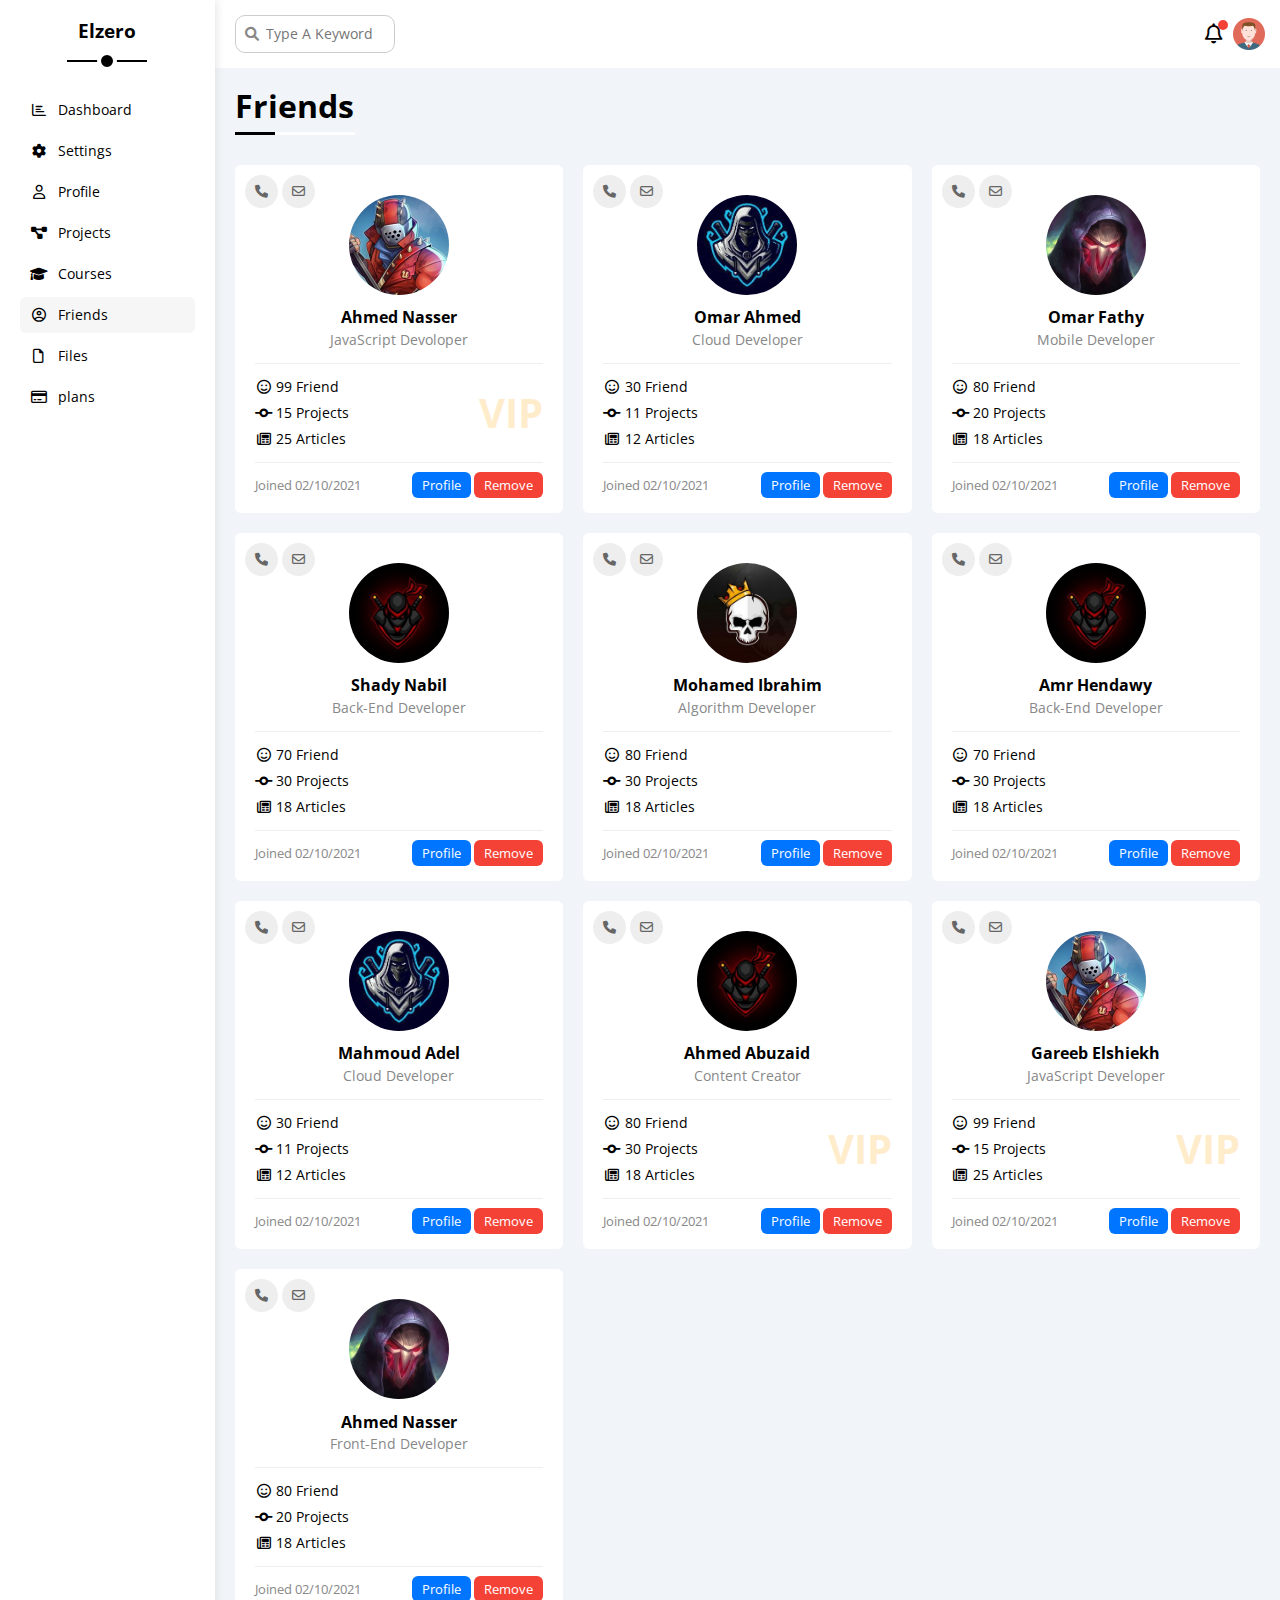
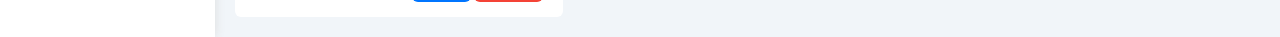
<file: friends.html>
<!DOCTYPE html>
<html lang="en">
<head>
    <meta charset="UTF-8">
    <meta http-equiv="X-UA-Compatible" content="IE=edge">
    <meta name="viewport" content="width=device-width, initial-scale=1.0">
    <!-- font awesome -->
    <link rel="stylesheet" href="css/normalize.css" />
    <link rel="stylesheet" href="css/dash.css" />
    <link rel="stylesheet" href="css/all.min.css" />
    <link rel="stylesheet" href="css/framework.css">
    <!-- font family -->
    <link rel="preconnect" href="https://fonts.googleapis.com">
    <link rel="preconnect" href="https://fonts.gstatic.com" crossorigin>
    <link href="https://fonts.googleapis.com/css2?family=Open+Sans:wght@300;500&display=swap" rel="stylesheet">
    <title>Dashboard</title>
</head>
<body>
    <div class="page d-flex">
        <div class="sidebar bg-white p-20 p-relative ">
            <h3 class="p-relative txt-c mt-0">Elzero</h3>
            <ul>
                <li>
                    <a href="index.html" class=" d-flex align-center fs-14 c-black rad-6 p-10">
                        <i class="fa-regular fa-chart-bar fa-fw"></i>
                        <span class="hide-mobile">Dashboard</span>
                    </a>
                </li>
                <li>
                    <a href="settings.html" class="d-flex align-center fs-14 c-black rad-6 p-10">
                        <i class="fa-solid fa-gear fa-fw"></i>
                        <span class="hide-mobile">Settings</span>
                    </a>
                </li>
                <li>
                    <a href="profile.html" class=" d-flex align-center fs-14 c-black rad-6 p-10">
                        <i class="fa-regular fa-user fa-fw"></i>
                        <span class="hide-mobile">Profile</span>
                    </a>
                </li>
                <li>
                    <a href="projects.html" class="d-flex align-center fs-14 c-black rad-6 p-10">
                        <i class="fa-solid fa-diagram-project fa-fw"></i>
                        <span class="hide-mobile">Projects</span>
                    </a>
                </li>
                <li>
                    <a href="courses.html" class=" d-flex align-center fs-14 c-black rad-6 p-10">
                        <i class="fa-solid fa-graduation-cap fa-fw"></i>
                        <span class="hide-mobile">Courses</span>
                    </a>
                </li>
                <li>
                    <a href="friends.html" class="active d-flex align-center fs-14 c-black rad-6 p-10">
                        <i class="fa-regular fa-circle-user fa-fw"></i>
                        <span class="hide-mobile">Friends</span>
                    </a>
                </li>
                <li>
                    <a href="files.html" class="d-flex align-center fs-14 c-black rad-6 p-10">
                        <i class="fa-regular fa-file fa-fw"></i>
                        <span class="hide-mobile">Files</span>
                    </a>
                </li>
                <li>
                    <a href="plans.html" class="d-flex align-center fs-14 c-black rad-6 p-10">
                        <i class="fa-regular fa-credit-card fa-fw"></i>
                        <span class="hide-mobile">plans</span>
                    </a>
                </li>
            </ul>
        </div>
        <div class="content w-full">
            <div class="header bg-white p-15 between-flex">
                <div class="search p-relative" action="">
                    <input class="p-10 border rad-10" type="text" placeholder="Type A Keyword" />
                </div>
                <div class="icons d-flex align-center">
                    <span class="not p-relative">
                        <i class="fa-regular fa-bell fa-lg"></i>
                    </span>
                    <img src="imgs/avatar.png" alt="">
                </div>
            </div>
            <!-- end header  -->
            <h1 class="p-relative">Friends</h1>
            <div class="friends-page d-grid m-20 gap-20">
                <div class="friend bg-white p-20 rad-6 p-relative">
                    <div class="contact">
                        <i class="fa-solid fa-phone"></i>
                        <i class="fa-regular fa-envelope"></i>
                    </div>
                    <div class="txt-c">
                        <img class="w-100px h-100 rad-half mt-10 mb-10" src="imgs/friend-01.jpg" alt="">
                        <h4 class="m-0">Ahmed Nasser</h4>
                        <p class="fs-14 c-grey mt-5 mb-0">JavaScript Devoloper</p>
                    </div>
                    <div class="icons fs-14 p-relative">
                        <div class="mb-10">
                            <i class="fa-regular fa-face-smile fa-fw"></i>
                            <span>99 Friend</span>
                        </div>
                        <div class="mb-10">
                            <i class="fa-solid fa-code-commit fa-fw"></i>
                            <span>15 Projects</span>
                        </div>
                        <div>
                            <i class="fa-regular fa-newspaper fa-fw"></i>
                            <span>25 Articles</span>
                        </div>
                        <span class="vip fw-b">VIP</span>
                    </div>
                    <div class="info d-flex between-flex fs-13">
                        <span class="c-grey">Joined 02/10/2021 </span>
                        <div>
                            <a href="profile.html" class="bg-blue c-white btn-shape">Profile</a>
                            <a href="#" class="bg-red c-white btn-shape">Remove</a>
                        </div>
                    </div>
                </div>
                <div class="friend bg-white p-20 rad-6 p-relative">
                    <div class="contact">
                        <i class="fa-solid fa-phone"></i>
                        <i class="fa-regular fa-envelope"></i>
                    </div>
                    <div class="txt-c">
                        <img class="w-100px h-100 rad-half mt-10 mb-10" src="imgs/friend-02.jpg" alt="">
                        <h4 class="m-0">Omar Ahmed</h4>
                        <p class="fs-14 c-grey mt-5 mb-0">Cloud Developer</p>
                    </div>
                    <div class="icons fs-14 p-relative">
                        <div class="mb-10">
                            <i class="fa-regular fa-face-smile fa-fw"></i>
                            <span>30 Friend</span>
                        </div>
                        <div class="mb-10">
                            <i class="fa-solid fa-code-commit fa-fw"></i>
                            <span>11 Projects</span>
                        </div>
                        <div>
                            <i class="fa-regular fa-newspaper fa-fw"></i>
                            <span>12 Articles</span>
                        </div>
                    </div>
                    <div class="info d-flex between-flex fs-13">
                        <span class="c-grey">Joined 02/10/2021 </span>
                        <div>
                            <a href="profile.html" class="bg-blue c-white btn-shape">Profile</a>
                            <a href="#" class="bg-red c-white btn-shape">Remove</a>
                        </div>
                    </div>
                </div>
                <div class="friend bg-white p-20 rad-6 p-relative">
                    <div class="contact">
                        <i class="fa-solid fa-phone"></i>
                        <i class="fa-regular fa-envelope"></i>
                    </div>
                    <div class="txt-c">
                        <img class="w-100px h-100 rad-half mt-10 mb-10" src="imgs/friend-03.jpg" alt="">
                        <h4 class="m-0">Omar Fathy</h4>
                        <p class="fs-14 c-grey mt-5 mb-0">Mobile Developer</p>
                    </div>
                    <div class="icons fs-14 p-relative">
                        <div class="mb-10">
                            <i class="fa-regular fa-face-smile fa-fw"></i>
                            <span>80 Friend</span>
                        </div>
                        <div class="mb-10">
                            <i class="fa-solid fa-code-commit fa-fw"></i>
                            <span>20 Projects</span>
                        </div>
                        <div>
                            <i class="fa-regular fa-newspaper fa-fw"></i>
                            <span>18 Articles</span>
                        </div>
                    </div>
                    <div class="info d-flex between-flex fs-13">
                        <span class="c-grey">Joined 02/10/2021 </span>
                        <div>
                            <a href="profile.html" class="bg-blue c-white btn-shape">Profile</a>
                            <a href="#" class="bg-red c-white btn-shape">Remove</a>
                        </div>
                    </div>
                </div>
                <div class="friend bg-white p-20 rad-6 p-relative">
                    <div class="contact">
                        <i class="fa-solid fa-phone"></i>
                        <i class="fa-regular fa-envelope"></i>
                    </div>
                    <div class="txt-c">
                        <img class="w-100px h-100 rad-half mt-10 mb-10" src="imgs/friend-04.jpg" alt="">
                        <h4 class="m-0">Shady Nabil</h4>
                        <p class="fs-14 c-grey mt-5 mb-0">Back-End Developer</p>
                    </div>
                    <div class="icons fs-14 p-relative">
                        <div class="mb-10">
                            <i class="fa-regular fa-face-smile fa-fw"></i>
                            <span>70 Friend</span>
                        </div>
                        <div class="mb-10">
                            <i class="fa-solid fa-code-commit fa-fw"></i>
                            <span>30 Projects</span>
                        </div>
                        <div>
                            <i class="fa-regular fa-newspaper fa-fw"></i>
                            <span>18 Articles</span>
                        </div>
                    </div>
                    <div class="info d-flex between-flex fs-13">
                        <span class="c-grey">Joined 02/10/2021 </span>
                        <div>
                            <a href="profile.html" class="bg-blue c-white btn-shape">Profile</a>
                            <a href="#" class="bg-red c-white btn-shape">Remove</a>
                        </div>
                    </div>
                </div>
                <div class="friend bg-white p-20 rad-6 p-relative">
                    <div class="contact">
                        <i class="fa-solid fa-phone"></i>
                        <i class="fa-regular fa-envelope"></i>
                    </div>
                    <div class="txt-c">
                        <img class="w-100px h-100 rad-half mt-10 mb-10" src="imgs/friend-05.jpg" alt="">
                        <h4 class="m-0">Mohamed Ibrahim</h4>
                        <p class="fs-14 c-grey mt-5 mb-0">Algorithm Developer</p>
                    </div>
                    <div class="icons fs-14 p-relative">
                        <div class="mb-10">
                            <i class="fa-regular fa-face-smile fa-fw"></i>
                            <span>80 Friend</span>
                        </div>
                        <div class="mb-10">
                            <i class="fa-solid fa-code-commit fa-fw"></i>
                            <span>30 Projects</span>
                        </div>
                        <div>
                            <i class="fa-regular fa-newspaper fa-fw"></i>
                            <span>18 Articles</span>
                        </div>
                    </div>
                    <div class="info d-flex between-flex fs-13">
                        <span class="c-grey">Joined 02/10/2021 </span>
                        <div>
                            <a href="profile.html" class="bg-blue c-white btn-shape">Profile</a>
                            <a href="#" class="bg-red c-white btn-shape">Remove</a>
                        </div>
                    </div>
                </div>
                <div class="friend bg-white p-20 rad-6 p-relative">
                    <div class="contact">
                        <i class="fa-solid fa-phone"></i>
                        <i class="fa-regular fa-envelope"></i>
                    </div>
                    <div class="txt-c">
                        <img class="w-100px h-100 rad-half mt-10 mb-10" src="imgs/friend-04.jpg" alt="">
                        <h4 class="m-0">Amr Hendawy</h4>
                        <p class="fs-14 c-grey mt-5 mb-0">Back-End Developer</p>
                    </div>
                    <div class="icons fs-14 p-relative">
                        <div class="mb-10">
                            <i class="fa-regular fa-face-smile fa-fw"></i>
                            <span>70 Friend</span>
                        </div>
                        <div class="mb-10">
                            <i class="fa-solid fa-code-commit fa-fw"></i>
                            <span>30 Projects</span>
                        </div>
                        <div>
                            <i class="fa-regular fa-newspaper fa-fw"></i>
                            <span>18 Articles</span>
                        </div>
                    </div>
                    <div class="info d-flex between-flex fs-13">
                        <span class="c-grey">Joined 02/10/2021 </span>
                        <div>
                            <a href="profile.html" class="bg-blue c-white btn-shape">Profile</a>
                            <a href="#" class="bg-red c-white btn-shape">Remove</a>
                        </div>
                    </div>
                </div>
                <div class="friend bg-white p-20 rad-6 p-relative">
                    <div class="contact">
                        <i class="fa-solid fa-phone"></i>
                        <i class="fa-regular fa-envelope"></i>
                    </div>
                    <div class="txt-c">
                        <img class="w-100px h-100 rad-half mt-10 mb-10" src="imgs/friend-02.jpg" alt="">
                        <h4 class="m-0">Mahmoud Adel</h4>
                        <p class="fs-14 c-grey mt-5 mb-0">Cloud Developer</p>
                    </div>
                    <div class="icons fs-14 p-relative">
                        <div class="mb-10">
                            <i class="fa-regular fa-face-smile fa-fw"></i>
                            <span>30 Friend</span>
                        </div>
                        <div class="mb-10">
                            <i class="fa-solid fa-code-commit fa-fw"></i>
                            <span>11 Projects</span>
                        </div>
                        <div>
                            <i class="fa-regular fa-newspaper fa-fw"></i>
                            <span>12 Articles</span>
                        </div>
                    </div>
                    <div class="info d-flex between-flex fs-13">
                        <span class="c-grey">Joined 02/10/2021 </span>
                        <div>
                            <a href="profile.html" class="bg-blue c-white btn-shape">Profile</a>
                            <a href="#" class="bg-red c-white btn-shape">Remove</a>
                        </div>
                    </div>
                </div>
                <div class="friend bg-white p-20 rad-6 p-relative">
                    <div class="contact">
                        <i class="fa-solid fa-phone"></i>
                        <i class="fa-regular fa-envelope"></i>
                    </div>
                    <div class="txt-c">
                        <img class="w-100px h-100 rad-half mt-10 mb-10" src="imgs/friend-04.jpg" alt="">
                        <h4 class="m-0">Ahmed Abuzaid</h4>
                        <p class="fs-14 c-grey mt-5 mb-0">Content Creator</p>
                    </div>
                    <div class="icons fs-14 p-relative">
                        <div class="mb-10">
                            <i class="fa-regular fa-face-smile fa-fw"></i>
                            <span>80 Friend</span>
                        </div>
                        <div class="mb-10">
                            <i class="fa-solid fa-code-commit fa-fw"></i>
                            <span>30 Projects</span>
                        </div>
                        <div>
                            <i class="fa-regular fa-newspaper fa-fw"></i>
                            <span>18 Articles</span>
                        </div>
                        <span class="vip fw-b">VIP</span>
                    </div>
                    <div class="info d-flex between-flex fs-13">
                        <span class="c-grey">Joined 02/10/2021 </span>
                        <div>
                            <a href="profile.html" class="bg-blue c-white btn-shape">Profile</a>
                            <a href="#" class="bg-red c-white btn-shape">Remove</a>
                        </div>
                    </div>
                </div>
                <div class="friend bg-white p-20 rad-6 p-relative">
                    <div class="contact">
                        <i class="fa-solid fa-phone"></i>
                        <i class="fa-regular fa-envelope"></i>
                    </div>
                    <div class="txt-c">
                        <img class="w-100px h-100 rad-half mt-10 mb-10" src="imgs/friend-01.jpg" alt="">
                        <h4 class="m-0">Gareeb Elshiekh</h4>
                        <p class="fs-14 c-grey mt-5 mb-0">JavaScript Developer</p>
                    </div>
                    <div class="icons fs-14 p-relative">
                        <div class="mb-10">
                            <i class="fa-regular fa-face-smile fa-fw"></i>
                            <span>99 Friend</span>
                        </div>
                        <div class="mb-10">
                            <i class="fa-solid fa-code-commit fa-fw"></i>
                            <span>15 Projects</span>
                        </div>
                        <div>
                            <i class="fa-regular fa-newspaper fa-fw"></i>
                            <span>25 Articles</span>
                        </div>
                        <span class="vip fw-b">VIP</span>
                    </div>
                    <div class="info d-flex between-flex fs-13">
                        <span class="c-grey">Joined 02/10/2021 </span>
                        <div>
                            <a href="profile.html" class="bg-blue c-white btn-shape">Profile</a>
                            <a href="#" class="bg-red c-white btn-shape">Remove</a>
                        </div>
                    </div>
                </div>
                <div class="friend bg-white p-20 rad-6 p-relative">
                    <div class="contact">
                        <i class="fa-solid fa-phone"></i>
                        <i class="fa-regular fa-envelope"></i>
                    </div>
                    <div class="txt-c">
                        <img class="w-100px h-100 rad-half mt-10 mb-10" src="imgs/friend-03.jpg" alt="">
                        <h4 class="m-0">Ahmed Nasser</h4>
                        <p class="fs-14 c-grey mt-5 mb-0">Front-End Developer</p>
                    </div>
                    <div class="icons fs-14 p-relative">
                        <div class="mb-10">
                            <i class="fa-regular fa-face-smile fa-fw"></i>
                            <span>80 Friend</span>
                        </div>
                        <div class="mb-10">
                            <i class="fa-solid fa-code-commit fa-fw"></i>
                            <span>20 Projects</span>
                        </div>
                        <div>
                            <i class="fa-regular fa-newspaper fa-fw"></i>
                            <span>18 Articles</span>
                        </div>
                    </div>
                    <div class="info d-flex between-flex fs-13">
                        <span class="c-grey">Joined 02/10/2021 </span>
                        <div>
                            <a href="profile.html" class="bg-blue c-white btn-shape">Profile</a>
                            <a href="#" class="bg-red c-white btn-shape">Remove</a>
                        </div>
                    </div>
                </div>
            </div>
        </div>
    </div>
</body>
</html>
</file>
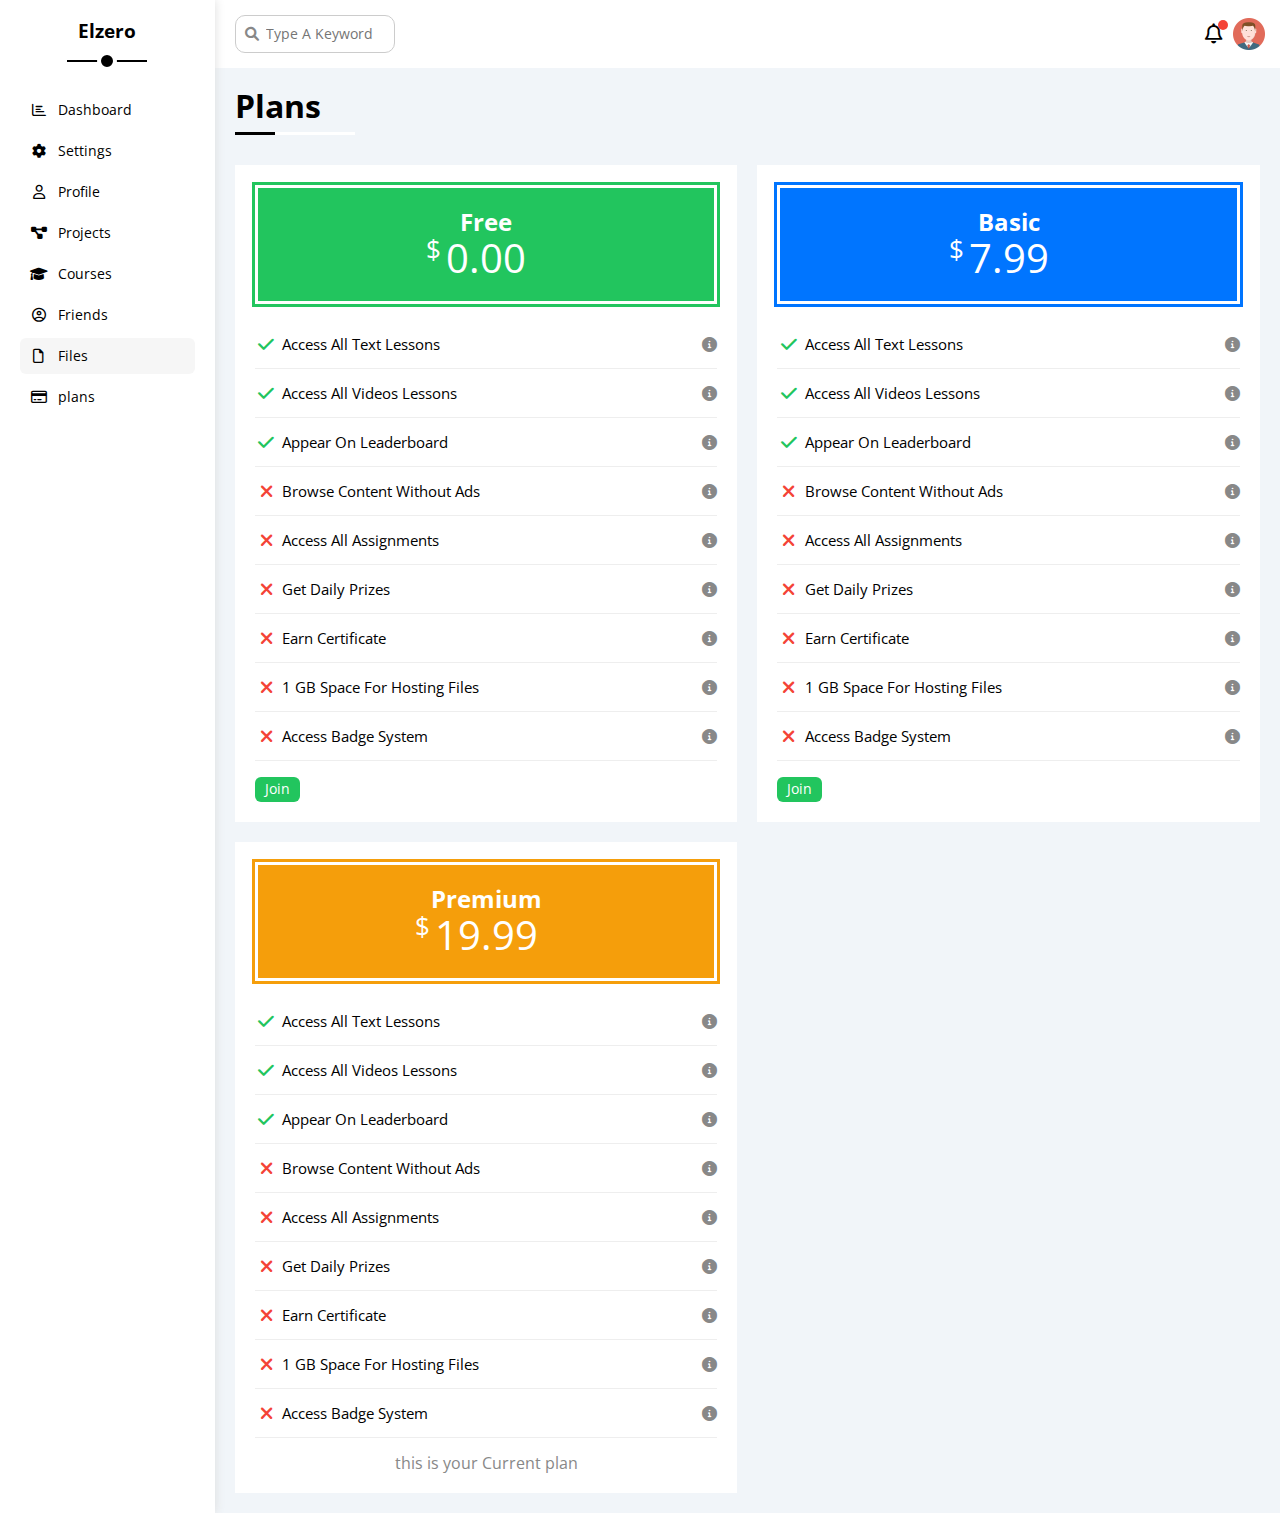
<file: plans.html>
<!DOCTYPE html>
<html lang="en">
<head>
    <meta charset="UTF-8">
    <meta http-equiv="X-UA-Compatible" content="IE=edge">
    <meta name="viewport" content="width=device-width, initial-scale=1.0">
    <!-- font awesome -->
    <link rel="stylesheet" href="css/normalize.css" />
    <link rel="stylesheet" href="css/dash.css" />
    <link rel="stylesheet" href="css/all.min.css" />
    <link rel="stylesheet" href="css/framework.css">
    <!-- font family -->
    <link rel="preconnect" href="https://fonts.googleapis.com">
    <link rel="preconnect" href="https://fonts.gstatic.com" crossorigin>
    <link href="https://fonts.googleapis.com/css2?family=Open+Sans:wght@300;500&display=swap" rel="stylesheet">
    <title>Dashboard</title>
</head>
<body>
    <div class="page d-flex">
        <div class="sidebar bg-white p-20 p-relative ">
            <h3 class="p-relative txt-c mt-0">Elzero</h3>
            <ul>
                <li>
                    <a href="index.html" class=" d-flex align-center fs-14 c-black rad-6 p-10">
                        <i class="fa-regular fa-chart-bar fa-fw"></i>
                        <span class="hide-mobile">Dashboard</span>
                    </a>
                </li>
                <li>
                    <a href="settings.html" class="d-flex align-center fs-14 c-black rad-6 p-10">
                        <i class="fa-solid fa-gear fa-fw"></i>
                        <span class="hide-mobile">Settings</span>
                    </a>
                </li>
                <li>
                    <a href="profile.html" class=" d-flex align-center fs-14 c-black rad-6 p-10">
                        <i class="fa-regular fa-user fa-fw"></i>
                        <span class="hide-mobile">Profile</span>
                    </a>
                </li>
                <li>
                    <a href="projects.html" class="d-flex align-center fs-14 c-black rad-6 p-10">
                        <i class="fa-solid fa-diagram-project fa-fw"></i>
                        <span class="hide-mobile">Projects</span>
                    </a>
                </li>
                <li>
                    <a href="courses.html" class=" d-flex align-center fs-14 c-black rad-6 p-10">
                        <i class="fa-solid fa-graduation-cap fa-fw"></i>
                        <span class="hide-mobile">Courses</span>
                    </a>
                </li>
                <li>
                    <a href="friends.html" class=" d-flex align-center fs-14 c-black rad-6 p-10">
                        <i class="fa-regular fa-circle-user fa-fw"></i>
                        <span class="hide-mobile">Friends</span>
                    </a>
                </li>
                <li>
                    <a href="files.html" class="active d-flex align-center fs-14 c-black rad-6 p-10">
                        <i class="fa-regular fa-file fa-fw"></i>
                        <span class="hide-mobile">Files</span>
                    </a>
                </li>
                <li>
                    <a href="plans.html" class="d-flex align-center fs-14 c-black rad-6 p-10">
                        <i class="fa-regular fa-credit-card fa-fw"></i>
                        <span class="hide-mobile">plans</span>
                    </a>
                </li>
            </ul>
        </div>
        <div class="content w-full">
            <div class="header bg-white p-15 between-flex">
                <div class="search p-relative" action="">
                    <input class="p-10 border rad-10" type="text" placeholder="Type A Keyword" />
                </div>
                <div class="icons d-flex align-center">
                    <span class="not p-relative">
                        <i class="fa-regular fa-bell fa-lg"></i>
                    </span>
                    <img src="imgs/avatar.png" alt="">
                </div>
            </div>
            <!-- end header  -->
            <h1 class="p-relative">Plans</h1>
            <div class="plans-page d-grid m-20 gap-20">
                <div class="plan bg-white p-20 green">
                    <div class="top bg-green txt-c p-20">
                        <h2 class="m-0 c-white">Free</h2>
                        <div class="price c-white">
                            <span>$</span>
                            0.00
                        </div>
                    </div>
                    <ul>
                        <li>
                            <i class="fa-solid fa-check fa-fw yes"></i>
                            <span>Access All Text Lessons</span>
                            <i class="fa-solid fa-circle-info help"></i>
                        </li>
                        <li>
                            <i class="fa-solid fa-check fa-fw yes"></i>
                            <span>Access All Videos Lessons</span>
                            <i class="fa-solid fa-circle-info help"></i>
                        </li>
                        <li>
                            <i class="fa-solid fa-check fa-fw yes"></i>
                            <span>Appear On Leaderboard</span>
                            <i class="fa-solid fa-circle-info help"></i>
                        </li>
                        <li>
                            <i class="fa-solid fa-xmark fa-fw"></i>
                            <span>Browse Content Without Ads</span>
                            <i class="fa-solid fa-circle-info help"></i>
                        </li>
                        <li>
                            <i class="fa-solid fa-xmark fa-fw"></i>
                            <span>Access All Assignments</span>
                            <i class="fa-solid fa-circle-info help"></i>
                        </li>
                        <li>
                            <i class="fa-solid fa-xmark fa-fw"></i>
                            <span>Get Daily Prizes</span>
                            <i class="fa-solid fa-circle-info help"></i>
                        </li>
                        <li>
                            <i class="fa-solid fa-xmark fa-fw"></i>
                            <span>Earn Certificate</span>
                            <i class="fa-solid fa-circle-info help"></i>
                        </li>
                        <li>
                            <i class="fa-solid fa-xmark fa-fw"></i>
                            <span>1 GB Space For Hosting Files</span>
                            <i class="fa-solid fa-circle-info help"></i>
                        </li>
                        <li>
                            <i class="fa-solid fa-xmark fa-fw"></i>
                            <span>Access Badge System</span>
                            <i class="fa-solid fa-circle-info help"></i>
                        </li>
                    </ul>
                    <a class="c-white btn-shape fs-14 bg-green d-block w-fit" href="">Join</a>
                </div>
                <div class="plan bg-white p-20 blue">
                    <div class="top bg-blue txt-c p-20">
                        <h2 class="m-0 c-white">Basic</h2>
                        <div class="price c-white">
                            <span>$</span>
                            7.99
                        </div>
                    </div>
                    <ul>
                        <li>
                            <i class="fa-solid fa-check fa-fw yes"></i>
                            <span>Access All Text Lessons</span>
                            <i class="fa-solid fa-circle-info help"></i>
                        </li>
                        <li>
                            <i class="fa-solid fa-check fa-fw yes"></i>
                            <span>Access All Videos Lessons</span>
                            <i class="fa-solid fa-circle-info help"></i>
                        </li>
                        <li>
                            <i class="fa-solid fa-check fa-fw yes"></i>
                            <span>Appear On Leaderboard</span>
                            <i class="fa-solid fa-circle-info help"></i>
                        </li>
                        <li>
                            <i class="fa-solid fa-xmark fa-fw"></i>
                            <span>Browse Content Without Ads</span>
                            <i class="fa-solid fa-circle-info help"></i>
                        </li>
                        <li>
                            <i class="fa-solid fa-xmark fa-fw"></i>
                            <span>Access All Assignments</span>
                            <i class="fa-solid fa-circle-info help"></i>
                        </li>
                        <li>
                            <i class="fa-solid fa-xmark fa-fw"></i>
                            <span>Get Daily Prizes</span>
                            <i class="fa-solid fa-circle-info help"></i>
                        </li>
                        <li>
                            <i class="fa-solid fa-xmark fa-fw"></i>
                            <span>Earn Certificate</span>
                            <i class="fa-solid fa-circle-info help"></i>
                        </li>
                        <li>
                            <i class="fa-solid fa-xmark fa-fw"></i>
                            <span>1 GB Space For Hosting Files</span>
                            <i class="fa-solid fa-circle-info help"></i>
                        </li>
                        <li>
                            <i class="fa-solid fa-xmark fa-fw"></i>
                            <span>Access Badge System</span>
                            <i class="fa-solid fa-circle-info help"></i>
                        </li>
                    </ul>
                    <a class="c-white btn-shape fs-14 bg-green d-block w-fit" href="">Join</a>
                </div>
                <div class="plan bg-white p-20 orange">
                    <div class="top bg-orange txt-c p-20">
                        <h2 class="m-0 c-white">Premium</h2>
                        <div class="price c-white">
                            <span>$</span>
                            19.99
                        </div>
                    </div>
                    <ul>
                        <li>
                            <i class="fa-solid fa-check fa-fw yes"></i>
                            <span>Access All Text Lessons</span>
                            <i class="fa-solid fa-circle-info help"></i>
                        </li>
                        <li>
                            <i class="fa-solid fa-check fa-fw yes"></i>
                            <span>Access All Videos Lessons</span>
                            <i class="fa-solid fa-circle-info help"></i>
                        </li>
                        <li>
                            <i class="fa-solid fa-check fa-fw yes"></i>
                            <span>Appear On Leaderboard</span>
                            <i class="fa-solid fa-circle-info help"></i>
                        </li>
                        <li>
                            <i class="fa-solid fa-xmark fa-fw"></i>
                            <span>Browse Content Without Ads</span>
                            <i class="fa-solid fa-circle-info help"></i>
                        </li>
                        <li>
                            <i class="fa-solid fa-xmark fa-fw"></i>
                            <span>Access All Assignments</span>
                            <i class="fa-solid fa-circle-info help"></i>
                        </li>
                        <li>
                            <i class="fa-solid fa-xmark fa-fw"></i>
                            <span>Get Daily Prizes</span>
                            <i class="fa-solid fa-circle-info help"></i>
                        </li>
                        <li>
                            <i class="fa-solid fa-xmark fa-fw"></i>
                            <span>Earn Certificate</span>
                            <i class="fa-solid fa-circle-info help"></i>
                        </li>
                        <li>
                            <i class="fa-solid fa-xmark fa-fw"></i>
                            <span>1 GB Space For Hosting Files</span>
                            <i class="fa-solid fa-circle-info help"></i>
                        </li>
                        <li>
                            <i class="fa-solid fa-xmark fa-fw"></i>
                            <span>Access Badge System</span>
                            <i class="fa-solid fa-circle-info help"></i>
                        </li>
                    </ul>
                    <p class=" c-grey txt-c m-0">this is your Current plan</p>
                </div>
            </div>
        </div>
    </div>
</body>
</html>
</file>
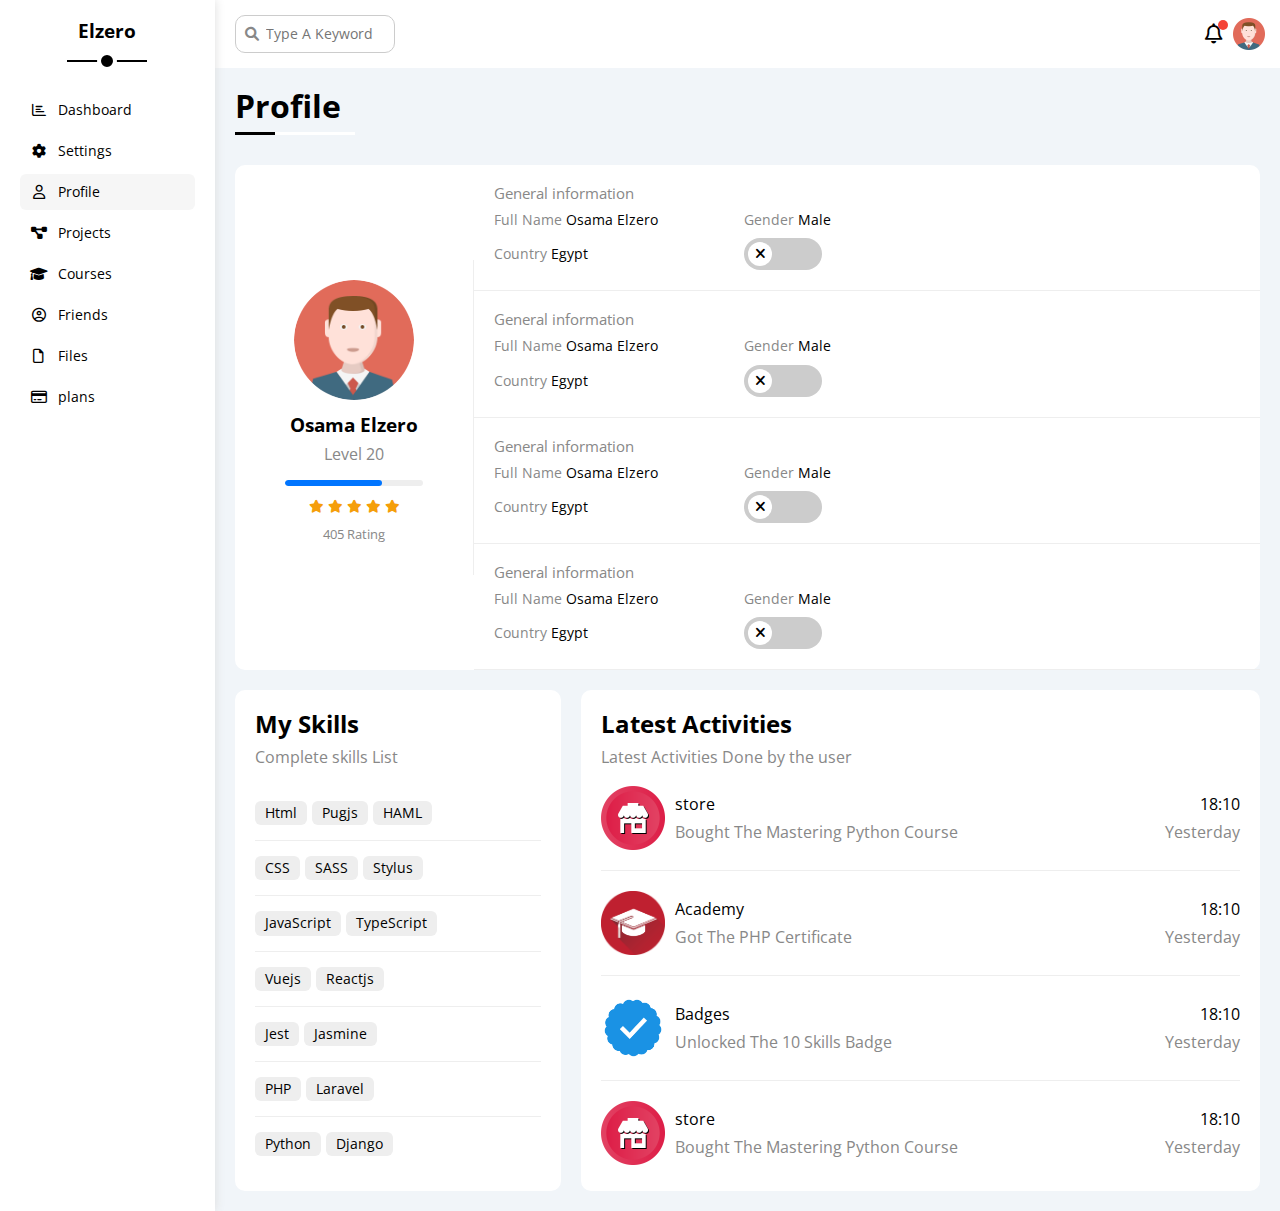
<file: profile.html>
<!DOCTYPE html>
<html lang="en">
<head>
    <meta charset="UTF-8">
    <meta http-equiv="X-UA-Compatible" content="IE=edge">
    <meta name="viewport" content="width=device-width, initial-scale=1.0">
    <!-- font awesome -->
    <link rel="stylesheet" href="css/normalize.css" />
    <link rel="stylesheet" href="css/dash.css" />
    <link rel="stylesheet" href="css/all.min.css" />
    <link rel="stylesheet" href="css/framework.css">
    <!-- font family -->
    <link rel="preconnect" href="https://fonts.googleapis.com">
    <link rel="preconnect" href="https://fonts.gstatic.com" crossorigin>
    <link href="https://fonts.googleapis.com/css2?family=Open+Sans:wght@300;500&display=swap" rel="stylesheet">
    <title>Dashboard</title>
</head>
<body>
    <div class="page d-flex">
        <div class="sidebar bg-white p-20 p-relative ">
            <h3 class="p-relative txt-c mt-0">Elzero</h3>
            <ul>
                <li>
                    <a href="index.html" class=" d-flex align-center fs-14 c-black rad-6 p-10">
                        <i class="fa-regular fa-chart-bar fa-fw"></i>
                        <span class="hide-mobile">Dashboard</span>
                    </a>
                </li>
                <li>
                    <a href="settings.html" class="d-flex align-center fs-14 c-black rad-6 p-10">
                        <i class="fa-solid fa-gear fa-fw"></i>
                        <span class="hide-mobile">Settings</span>
                    </a>
                </li>
                <li>
                    <a href="profile.html" class="active d-flex align-center fs-14 c-black rad-6 p-10">
                        <i class="fa-regular fa-user fa-fw"></i>
                        <span class="hide-mobile">Profile</span>
                    </a>
                </li>
                <li>
                    <a href="projects.html" class="d-flex align-center fs-14 c-black rad-6 p-10">
                        <i class="fa-solid fa-diagram-project fa-fw"></i>
                        <span class="hide-mobile">Projects</span>
                    </a>
                </li>
                <li>
                    <a href="courses.html" class="d-flex align-center fs-14 c-black rad-6 p-10">
                        <i class="fa-solid fa-graduation-cap fa-fw"></i>
                        <span class="hide-mobile">Courses</span>
                    </a>
                </li>
                <li>
                    <a href="friends.html" class="d-flex align-center fs-14 c-black rad-6 p-10">
                        <i class="fa-regular fa-circle-user fa-fw"></i>
                        <span class="hide-mobile">Friends</span>
                    </a>
                </li>
                <li>
                    <a href="files.html" class="d-flex align-center fs-14 c-black rad-6 p-10">
                        <i class="fa-regular fa-file fa-fw"></i>
                        <span class="hide-mobile">Files</span>
                    </a>
                </li>
                <li>
                    <a href="plans.html" class="d-flex align-center fs-14 c-black rad-6 p-10">
                        <i class="fa-regular fa-credit-card fa-fw"></i>
                        <span class="hide-mobile">plans</span>
                    </a>
                </li>
            </ul>
        </div>
        <div class="content w-full">
            <div class="header bg-white p-15 between-flex">
                <div class="search p-relative" action="">
                    <input class="p-10 border rad-10" type="text" placeholder="Type A Keyword" />
                </div>
                <div class="icons d-flex align-center">
                    <span class="not p-relative">
                        <i class="fa-regular fa-bell fa-lg"></i>
                    </span>
                    <img src="imgs/avatar.png" alt="">
                </div>
            </div>
            <!-- end header  -->
            <h1 class="p-relative">Profile</h1>
            <div class="profile-page m-20">
                <div class="overview bg-white rad-10 d-flex align-center">
                    <div class="avatar-side txt-c p-20">
                        <img class="mb-10 rad-half " src="imgs/avatar.png" alt="">
                        <h3 class="m-0">Osama Elzero</h3>
                        <p class="mt-10 c-grey">Level 20</p>
                        <div class="level rad-6 bg-eee p-relative">
                            <span style="width: 70%;"></span>
                        </div>
                        <div class="rating mt-10 mb-10">
                            <i class="fa-solid fa-star c-orange fs-13"></i>
                            <i class="fa-solid fa-star c-orange fs-13"></i>
                            <i class="fa-solid fa-star c-orange fs-13"></i>
                            <i class="fa-solid fa-star c-orange fs-13"></i>
                            <i class="fa-solid fa-star c-orange fs-13"></i>
                        </div>
                        <p class="c-grey fs-13">405 Rating</p>
                    </div>
                    <div class="info w-full txt-c-mobile">
                        <div class="box p-20 d-flex align-center">
                            <h4 class="c-grey fs-15 m-0 w-full">General information</h4>
                            <div class="fs-14">
                                <span class="c-grey">Full Name</span>
                                <span>Osama Elzero</span>
                            </div>
                            <div class="fs-14">
                                <span class="c-grey">Gender</span>
                                <span>Male</span>
                            </div>
                            <div class="fs-14">
                                <span class="c-grey">Country</span>
                                <span>Egypt</span>
                            </div>
                            <div class="fs-14">
                                <label>
                                    <input type="checkbox" class="toggle-cheakbox">
                                    <div class="toggle-switch"></div>
                                </label>
                            </div>
                        </div>
                        <div class="box p-20 d-flex align-center">
                            <h4 class="c-grey fs-15 m-0 w-full">General information</h4>
                            <div class="fs-14">
                                <span class="c-grey">Full Name</span>
                                <span>Osama Elzero</span>
                            </div>
                            <div class="fs-14">
                                <span class="c-grey">Gender</span>
                                <span>Male</span>
                            </div>
                            <div class="fs-14">
                                <span class="c-grey">Country</span>
                                <span>Egypt</span>
                            </div>
                            <div class="fs-14">
                                <label>
                                    <input type="checkbox" class="toggle-cheakbox">
                                    <div class="toggle-switch"></div>
                                </label>
                            </div>
                        </div>
                        <div class="box p-20 d-flex align-center">
                            <h4 class="c-grey fs-15 m-0 w-full">General information</h4>
                            <div class="fs-14">
                                <span class="c-grey">Full Name</span>
                                <span>Osama Elzero</span>
                            </div>
                            <div class="fs-14">
                                <span class="c-grey">Gender</span>
                                <span>Male</span>
                            </div>
                            <div class="fs-14">
                                <span class="c-grey">Country</span>
                                <span>Egypt</span>
                            </div>
                            <div class="fs-14">
                                <label>
                                    <input type="checkbox" class="toggle-cheakbox">
                                    <div class="toggle-switch"></div>
                                </label>
                            </div>
                        </div>
                        <div class="box p-20 d-flex align-center">
                            <h4 class="c-grey fs-15 m-0 w-full">General information</h4>
                            <div class="fs-14">
                                <span class="c-grey">Full Name</span>
                                <span>Osama Elzero</span>
                            </div>
                            <div class="fs-14">
                                <span class="c-grey">Gender</span>
                                <span>Male</span>
                            </div>
                            <div class="fs-14">
                                <span class="c-grey">Country</span>
                                <span>Egypt</span>
                            </div>
                            <div class="fs-14">
                                <label>
                                    <input type="checkbox" class="toggle-cheakbox">
                                    <div class="toggle-switch"></div>
                                </label>
                            </div>
                        </div>
                    </div>
                </div>
                <div class="other-data d-flex gap-20">
                    <div class="skills bg-white p-20 rad-10 mt-20">
                        <h2 class="mt-0 mb-10">My Skills</h2>
                        <p class="mt-0 mb-20 c-grey">Complete skills List</p>
                        <ul class="m-0 txt-c-mobile"> 
                            <li><span>Html</span><span>Pugjs</span><span>HAML</span></li>
                            <li><span>CSS</span><span>SASS</span><span>Stylus</span></li>
                            <li><span>JavaScript</span><span>TypeScript</span></li>
                            <li><span>Vuejs</span><span>Reactjs</span></li>
                            <li><span>Jest</span><span>Jasmine</span></li>
                            <li><span>PHP</span><span>Laravel</span></li>
                            <li><span>Python</span><span>Django</span></li>
                        </ul>
                    </div>
                    <div class="activities bg-white p-20 rad-10 mt-20">
                        <h2 class="mt-0 mb-10 ">Latest Activities</h2>
                        <p class="mt-0 mb-20 c-grey">Latest Activities Done by the user</p>
                        <div class="activity d-flex txt-c-mobile align-center">
                            <img src="imgs/activity-01.png" alt="">
                            <div class="info">
                                <span class="d-block mb-10">store</span>
                                <span class="c-grey">Bought The Mastering Python Course</span>
                            </div>
                            <div class="date">
                                <span class="d-block mb-10">18:10</span>
                                <span class="c-grey">Yesterday</span>
                            </div>
                        </div>
                        <div class="activity d-flex txt-c-mobile align-center">
                            <img src="imgs/activity-02.png" alt="">
                            <div class="info">
                                <span class="d-block mb-10">Academy</span>
                                <span class="c-grey">Got The PHP Certificate</span>
                            </div>
                            <div class="date">
                                <span class="d-block mb-10">18:10</span>
                                <span class="c-grey">Yesterday</span>
                            </div>
                        </div>
                        <div class="activity d-flex txt-c-mobile align-center">
                            <img src="imgs/activity-03.png" alt="">
                            <div class="info">
                                <span class="d-block mb-10">Badges</span>
                                <span class="c-grey">Unlocked The 10 Skills Badge</span>
                            </div>
                            <div class="date">
                                <span class="d-block mb-10">18:10</span>
                                <span class="c-grey">Yesterday</span>
                            </div>
                        </div>
                        <div class="activity d-flex txt-c-mobile align-center">
                            <img src="imgs/activity-01.png" alt="">
                            <div class="info">
                                <span class="d-block mb-10">store</span>
                                <span class="c-grey">Bought The Mastering Python Course</span>
                            </div>
                            <div class="date">
                                <span class="d-block mb-10">18:10</span>
                                <span class="c-grey">Yesterday</span>
                            </div>
                        </div>
                    </div>
                </div>
            </div>   
        </div>
    </div>
</body>
</html>
</file>
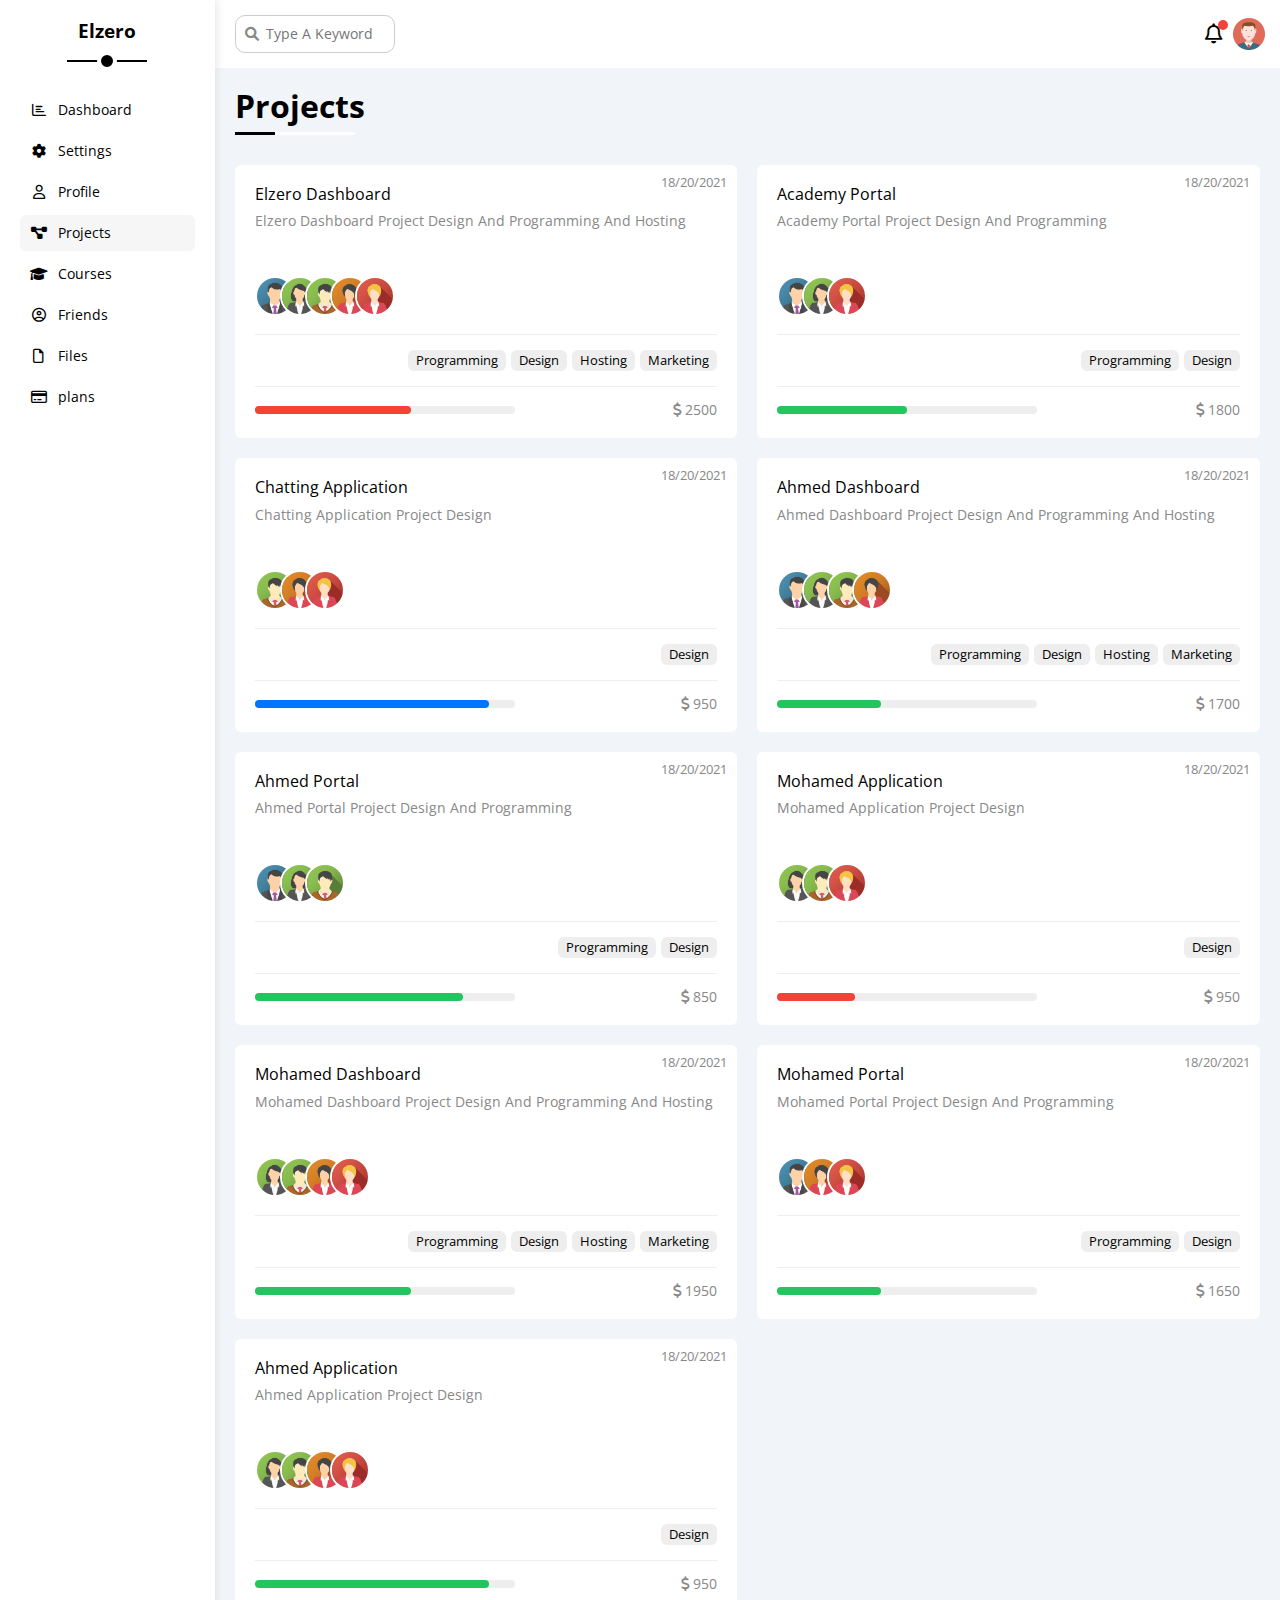
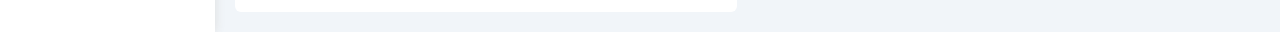
<file: projects.html>
<!DOCTYPE html>
<html lang="en">
<head>
    <meta charset="UTF-8">
    <meta http-equiv="X-UA-Compatible" content="IE=edge">
    <meta name="viewport" content="width=device-width, initial-scale=1.0">
    <!-- font awesome -->
    <link rel="stylesheet" href="css/normalize.css" />
    <link rel="stylesheet" href="css/dash.css" />
    <link rel="stylesheet" href="css/all.min.css" />
    <link rel="stylesheet" href="css/framework.css">
    <!-- font family -->
    <link rel="preconnect" href="https://fonts.googleapis.com">
    <link rel="preconnect" href="https://fonts.gstatic.com" crossorigin>
    <link href="https://fonts.googleapis.com/css2?family=Open+Sans:wght@300;500&display=swap" rel="stylesheet">
    <title>Dashboard</title>
</head>
<body>
    <div class="page d-flex">
        <div class="sidebar bg-white p-20 p-relative ">
            <h3 class="p-relative txt-c mt-0">Elzero</h3>
            <ul>
                <li>
                    <a href="index.html" class=" d-flex align-center fs-14 c-black rad-6 p-10">
                        <i class="fa-regular fa-chart-bar fa-fw"></i>
                        <span class="hide-mobile">Dashboard</span>
                    </a>
                </li>
                <li>
                    <a href="settings.html" class="d-flex align-center fs-14 c-black rad-6 p-10">
                        <i class="fa-solid fa-gear fa-fw"></i>
                        <span class="hide-mobile">Settings</span>
                    </a>
                </li>
                <li>
                    <a href="profile.html" class=" d-flex align-center fs-14 c-black rad-6 p-10">
                        <i class="fa-regular fa-user fa-fw"></i>
                        <span class="hide-mobile">Profile</span>
                    </a>
                </li>
                <li>
                    <a href="projects.html" class="active d-flex align-center fs-14 c-black rad-6 p-10">
                        <i class="fa-solid fa-diagram-project fa-fw"></i>
                        <span class="hide-mobile">Projects</span>
                    </a>
                </li>
                <li>
                    <a href="courses.html" class="d-flex align-center fs-14 c-black rad-6 p-10">
                        <i class="fa-solid fa-graduation-cap fa-fw"></i>
                        <span class="hide-mobile">Courses</span>
                    </a>
                </li>
                <li>
                    <a href="friends.html" class="d-flex align-center fs-14 c-black rad-6 p-10">
                        <i class="fa-regular fa-circle-user fa-fw"></i>
                        <span class="hide-mobile">Friends</span>
                    </a>
                </li>
                <li>
                    <a href="files.html" class="d-flex align-center fs-14 c-black rad-6 p-10">
                        <i class="fa-regular fa-file fa-fw"></i>
                        <span class="hide-mobile">Files</span>
                    </a>
                </li>
                <li>
                    <a href="plans.html" class="d-flex align-center fs-14 c-black rad-6 p-10">
                        <i class="fa-regular fa-credit-card fa-fw"></i>
                        <span class="hide-mobile">plans</span>
                    </a>
                </li>
            </ul>
        </div>
        <div class="content w-full">
            <div class="header bg-white p-15 between-flex">
                <div class="search p-relative" action="">
                    <input class="p-10 border rad-10" type="text" placeholder="Type A Keyword" />
                </div>
                <div class="icons d-flex align-center">
                    <span class="not p-relative">
                        <i class="fa-regular fa-bell fa-lg"></i>
                    </span>
                    <img src="imgs/avatar.png" alt="">
                </div>
            </div>
            <!-- end header  -->
            <h1 class="p-relative">Projects</h1>
            <div class="projects-page m-20 d-grid gap-20">
                <div class="project bg-white p-20 rad-6 p-relative">
                    <span class="date fs-13 c-grey">18/20/2021</span>
                    <h4 class="m-0">Elzero Dashboard</h4>
                    <p class="c-grey fs-14 mt-10 mb-10">Elzero Dashboard Project Design And Programming And Hosting</p>
                    <div class="team">
                        <a href=""><img src="imgs/team-01.png" alt=""></a>
                        <a href=""><img src="imgs/team-02.png" alt=""></a>
                        <a href=""><img src="imgs/team-03.png" alt=""></a>
                        <a href=""><img src="imgs/team-04.png" alt=""></a>
                        <a href=""><img src="imgs/team-05.png" alt=""></a>
                    </div>
                    <div class="do d-flex">
                        <span class="fs-13 rad-16 bg-eee">Programming</span>
                        <span class="fs-13 rad-16 bg-eee">Design</span>
                        <span class="fs-13 rad-16 bg-eee">Hosting</span>
                        <span class="fs-13 rad-16 bg-eee">Marketing</span>
                    </div>
                    <div class="info between-flex">
                        <div class="prog bg-eee">
                            <span class="bg-red" style="width: 60%;"></span>
                        </div>
                        <div class="fs-14 c-grey">
                            <i class="fa-solid fa-dollar-sign"></i>
                            2500
                        </div>
                    </div>
                </div>
                <div class="project bg-white p-20 rad-6 p-relative">
                    <span class="date fs-13 c-grey">18/20/2021</span>
                    <h4 class="m-0">Academy Portal</h4>
                    <p class="c-grey fs-14 mt-10 mb-10">Academy Portal Project Design And Programming</p>
                    <div class="team">
                        <a href=""><img src="imgs/team-01.png" alt=""></a>
                        <a href=""><img src="imgs/team-02.png" alt=""></a>
                        <a href=""><img src="imgs/team-05.png" alt=""></a>
                    </div>
                    <div class="do d-flex">
                        <span class="fs-13 rad-16 bg-eee">Programming</span>
                        <span class="fs-13 rad-16 bg-eee">Design</span>
                    </div>
                    <div class="info between-flex">
                        <div class="prog bg-eee">
                            <span class="bg-green" style="width: 50%;"></span>
                        </div>
                        <div class="fs-14 c-grey">
                            <i class="fa-solid fa-dollar-sign"></i>
                            1800
                        </div>
                    </div>
                </div>
                <div class="project bg-white p-20 rad-6 p-relative">
                    <span class="date fs-13 c-grey">18/20/2021</span>
                    <h4 class="m-0">Chatting Application</h4>
                    <p class="c-grey fs-14 mt-10 mb-10">Chatting Application Project Design</p>
                    <div class="team">
                        <a href=""><img src="imgs/team-03.png" alt=""></a>
                        <a href=""><img src="imgs/team-04.png" alt=""></a>
                        <a href=""><img src="imgs/team-05.png" alt=""></a>
                    </div>
                    <div class="do d-flex">
                        <span class="fs-13 rad-16 bg-eee">Design</span>
                    </div>
                    <div class="info between-flex">
                        <div class="prog bg-eee">
                            <span class="bg-blue" style="width: 90%;"></span>
                        </div>
                        <div class="fs-14 c-grey">
                            <i class="fa-solid fa-dollar-sign"></i>
                            950
                        </div>
                    </div>
                </div>
                <div class="project bg-white p-20 rad-6 p-relative">
                    <span class="date fs-13 c-grey">18/20/2021</span>
                    <h4 class="m-0">Ahmed Dashboard</h4>
                    <p class="c-grey fs-14 mt-10 mb-10">Ahmed Dashboard Project Design And Programming And Hosting</p>
                    <div class="team">
                        <a href=""><img src="imgs/team-01.png" alt=""></a>
                        <a href=""><img src="imgs/team-02.png" alt=""></a>
                        <a href=""><img src="imgs/team-03.png" alt=""></a>
                        <a href=""><img src="imgs/team-04.png" alt=""></a>
                    </div>
                    <div class="do d-flex">
                        <span class="fs-13 rad-16 bg-eee">Programming</span>
                        <span class="fs-13 rad-16 bg-eee">Design</span>
                        <span class="fs-13 rad-16 bg-eee">Hosting</span>
                        <span class="fs-13 rad-16 bg-eee">Marketing</span>
                    </div>
                    <div class="info between-flex">
                        <div class="prog bg-eee">
                            <span class="bg-green" style="width: 40%;"></span>
                        </div>
                        <div class="fs-14 c-grey">
                            <i class="fa-solid fa-dollar-sign"></i>
                            1700
                        </div>
                    </div>
                </div>
                <div class="project bg-white p-20 rad-6 p-relative">
                    <span class="date fs-13 c-grey">18/20/2021</span>
                    <h4 class="m-0">Ahmed Portal</h4>
                    <p class="c-grey fs-14 mt-10 mb-10">Ahmed Portal Project Design And Programming</p>
                    <div class="team">
                        <a href=""><img src="imgs/team-01.png" alt=""></a>
                        <a href=""><img src="imgs/team-02.png" alt=""></a>
                        <a href=""><img src="imgs/team-03.png" alt=""></a>
                    </div>
                    <div class="do d-flex">
                        <span class="fs-13 rad-16 bg-eee">Programming</span>
                        <span class="fs-13 rad-16 bg-eee">Design</span>
                    </div>
                    <div class="info between-flex">
                        <div class="prog bg-eee">
                            <span class="bg-green" style="width: 80%;"></span>
                        </div>
                        <div class="fs-14 c-grey">
                            <i class="fa-solid fa-dollar-sign"></i>
                            850
                        </div>
                    </div>
                </div>
                <div class="project bg-white p-20 rad-6 p-relative">
                    <span class="date fs-13 c-grey">18/20/2021</span>
                    <h4 class="m-0">Mohamed Application</h4>
                    <p class="c-grey fs-14 mt-10 mb-10">Mohamed Application Project Design</p>
                    <div class="team">
                        <a href=""><img src="imgs/team-02.png" alt=""></a>
                        <a href=""><img src="imgs/team-03.png" alt=""></a>
                        <a href=""><img src="imgs/team-05.png" alt=""></a>
                    </div>
                    <div class="do d-flex">
                        <span class="fs-13 rad-16 bg-eee">Design</span>
                    </div>
                    <div class="info between-flex">
                        <div class="prog bg-eee">
                            <span class="bg-red" style="width: 30%;"></span>
                        </div>
                        <div class="fs-14 c-grey">
                            <i class="fa-solid fa-dollar-sign"></i>
                            950
                        </div>
                    </div>
                </div>
                <div class="project bg-white p-20 rad-6 p-relative">
                    <span class="date fs-13 c-grey">18/20/2021</span>
                    <h4 class="m-0">Mohamed Dashboard</h4>
                    <p class="c-grey fs-14 mt-10 mb-10">Mohamed Dashboard Project Design And Programming And Hosting</p>
                    <div class="team">
                        <a href=""><img src="imgs/team-02.png" alt=""></a>
                        <a href=""><img src="imgs/team-03.png" alt=""></a>
                        <a href=""><img src="imgs/team-04.png" alt=""></a>
                        <a href=""><img src="imgs/team-05.png" alt=""></a>
                    </div>
                    <div class="do d-flex">
                        <span class="fs-13 rad-16 bg-eee">Programming</span>
                        <span class="fs-13 rad-16 bg-eee">Design</span>
                        <span class="fs-13 rad-16 bg-eee">Hosting</span>
                        <span class="fs-13 rad-16 bg-eee">Marketing</span>
                    </div>
                    <div class="info between-flex">
                        <div class="prog bg-eee">
                            <span class="bg-green" style="width: 60%;"></span>
                        </div>
                        <div class="fs-14 c-grey">
                            <i class="fa-solid fa-dollar-sign"></i>
                            1950
                        </div>
                    </div>
                </div>
                <div class="project bg-white p-20 rad-6 p-relative">
                    <span class="date fs-13 c-grey">18/20/2021</span>
                    <h4 class="m-0">Mohamed Portal</h4>
                    <p class="c-grey fs-14 mt-10 mb-10">Mohamed Portal Project Design And Programming</p>
                    <div class="team">
                        <a href=""><img src="imgs/team-01.png" alt=""></a>
                        <a href=""><img src="imgs/team-04.png" alt=""></a>
                        <a href=""><img src="imgs/team-05.png" alt=""></a>
                    </div>
                    <div class="do d-flex">
                        <span class="fs-13 rad-16 bg-eee">Programming</span>
                        <span class="fs-13 rad-16 bg-eee">Design</span>
                    </div>
                    <div class="info between-flex">
                        <div class="prog bg-eee">
                            <span class="bg-green" style="width: 40%;"></span>
                        </div>
                        <div class="fs-14 c-grey">
                            <i class="fa-solid fa-dollar-sign"></i>
                            1650
                        </div>
                    </div>
                </div>
                <div class="project bg-white p-20 rad-6 p-relative">
                    <span class="date fs-13 c-grey">18/20/2021</span>
                    <h4 class="m-0">Ahmed Application</h4>
                    <p class="c-grey fs-14 mt-10 mb-10">Ahmed Application Project Design</p>
                    <div class="team">
                        <a href=""><img src="imgs/team-02.png" alt=""></a>
                        <a href=""><img src="imgs/team-03.png" alt=""></a>
                        <a href=""><img src="imgs/team-04.png" alt=""></a>
                        <a href=""><img src="imgs/team-05.png" alt=""></a>
                    </div>
                    <div class="do d-flex">
                        <span class="fs-13 rad-16 bg-eee">Design</span>
                    </div>
                    <div class="info between-flex">
                        <div class="prog bg-eee">
                            <span class="bg-green" style="width: 90%;"></span>
                        </div>
                        <div class="fs-14 c-grey">
                            <i class="fa-solid fa-dollar-sign"></i>
                            950
                        </div>
                    </div>
                </div>
            </div>
        </div>
    </div>
</body>
</html>
</file>
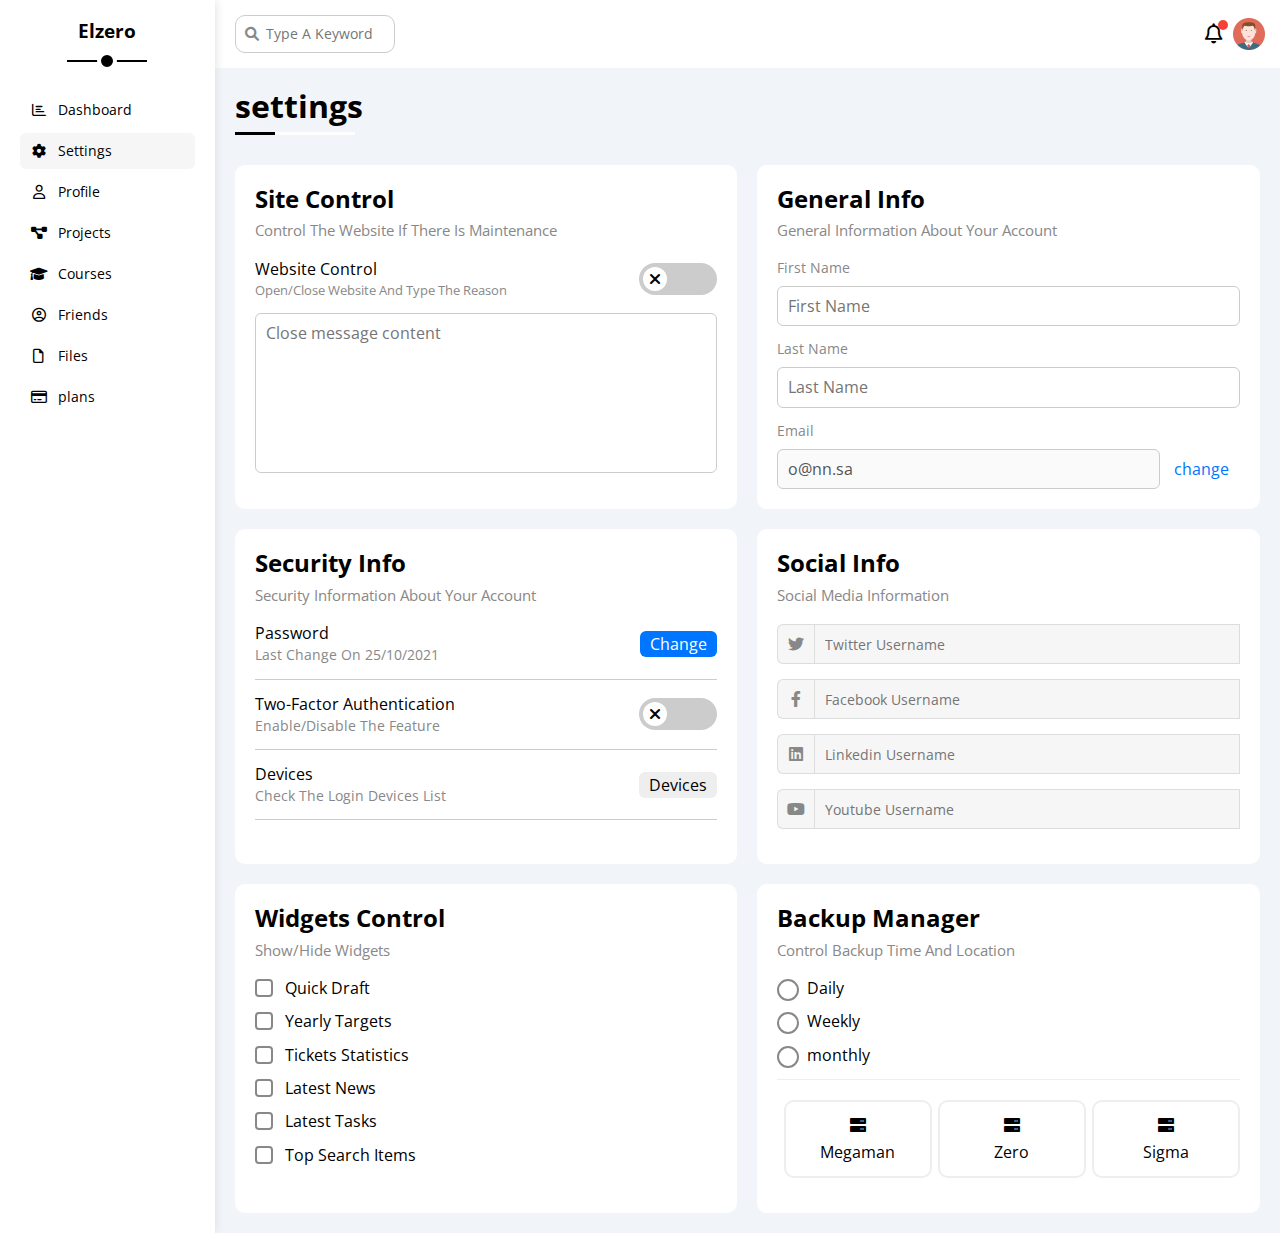
<file: settings.html>
<!DOCTYPE html>
<html lang="en">
<head>
    <meta charset="UTF-8">
    <meta http-equiv="X-UA-Compatible" content="IE=edge">
    <meta name="viewport" content="width=device-width, initial-scale=1.0">
    <!-- font awesome -->
    <link rel="stylesheet" href="css/normalize.css" />
    <link rel="stylesheet" href="css/dash.css" />
    <link rel="stylesheet" href="css/all.min.css" />
    <link rel="stylesheet" href="css/framework.css">
    <!-- font family -->
    <link rel="preconnect" href="https://fonts.googleapis.com">
    <link rel="preconnect" href="https://fonts.gstatic.com" crossorigin>
    <link href="https://fonts.googleapis.com/css2?family=Open+Sans:wght@300;500&display=swap" rel="stylesheet">
    <title>Dashboard</title>
</head>
<body>
    <div class="page d-flex">
        <div class="sidebar bg-white p-20 p-relative ">
            <h3 class="p-relative txt-c mt-0">Elzero</h3>
            <ul>
                <li>
                    <a href="index.html" class=" d-flex align-center fs-14 c-black rad-6 p-10">
                        <i class="fa-regular fa-chart-bar fa-fw"></i>
                        <span class="hide-mobile">Dashboard</span>
                    </a>
                </li>
                <li>
                    <a href="settings.html" class="active d-flex align-center fs-14 c-black rad-6 p-10">
                        <i class="fa-solid fa-gear fa-fw"></i>
                        <span class="hide-mobile">Settings</span>
                    </a>
                </li>
                <li>
                    <a href="profile.html" class="d-flex align-center fs-14 c-black rad-6 p-10">
                        <i class="fa-regular fa-user fa-fw"></i>
                        <span class="hide-mobile">Profile</span>
                    </a>
                </li>
                <li>
                    <a href="projects.html" class="d-flex align-center fs-14 c-black rad-6 p-10">
                        <i class="fa-solid fa-diagram-project fa-fw"></i>
                        <span class="hide-mobile">Projects</span>
                    </a>
                </li>
                <li>
                    <a href="courses.html" class="d-flex align-center fs-14 c-black rad-6 p-10">
                        <i class="fa-solid fa-graduation-cap fa-fw"></i>
                        <span class="hide-mobile">Courses</span>
                    </a>
                </li>
                <li>
                    <a href="friends.html" class="d-flex align-center fs-14 c-black rad-6 p-10">
                        <i class="fa-regular fa-circle-user fa-fw"></i>
                        <span class="hide-mobile">Friends</span>
                    </a>
                </li>
                <li>
                    <a href="files.html" class="d-flex align-center fs-14 c-black rad-6 p-10">
                        <i class="fa-regular fa-file fa-fw"></i>
                        <span class="hide-mobile">Files</span>
                    </a>
                </li>
                <li>
                    <a href="plans.html" class="d-flex align-center fs-14 c-black rad-6 p-10">
                        <i class="fa-regular fa-credit-card fa-fw"></i>
                        <span class="hide-mobile">plans</span>
                    </a>
                </li>
            </ul>
        </div>
        <div class="content w-full">
            <div class="header bg-white p-15 between-flex">
                <div class="search p-relative" action="">
                    <input class="p-10 border rad-10" type="text" placeholder="Type A Keyword" />
                </div>
                <div class="icons d-flex align-center">
                    <span class="not p-relative">
                        <i class="fa-regular fa-bell fa-lg"></i>
                    </span>
                    <img src="imgs/avatar.png" alt="">
                </div>
            </div>
            <!-- end header  -->
            <h1 class="p-relative">settings</h1>   
            <div class="setting-page m-20 d-grid gap-20">
                <div class="p-20 bg-white rad-10">
                    <h2 class="mt-0 mb-10">Site Control</h2>
                    <p class="mt-0 mb-20 c-grey fs-15">Control The Website If There Is Maintenance</p>
                    <div class="mb-15 between-flex">
                        <div>
                            <span>Website Control</span>
                            <p class="c-grey mt-5 mb-0 fs-13">Open/Close Website And Type The Reason</p>
                        </div>
                        <div>
                            <label>
                                <input type="checkbox" class="toggle-cheakbox">
                                <div class="toggle-switch"></div>
                            </label>
                        </div>
                    </div>
                    <textarea class="close-message p-10 rad-6 d-block w-full" placeholder="Close message content"></textarea>
                </div>
                <div class="p-20 bg-white rad-10">
                    <h2 class="mt-0 mb-10">General Info</h2>
                    <p class="mt-0 mb-20 c-grey fs-15">General Information About Your Account</p>
                    <div class="mb-15">
                        <label for="First" class="fs-14 d-block c-grey mb-10">First Name</label>
                        <input type="text" class="b-none b-ccc p-10 d-block w-full rad-6" id="First" placeholder="First Name">
                    </div>
                    <div class="mb-15">
                        <label for="Last" class="fs-14 d-block c-grey mb-10">Last Name</label>
                        <input type="text" class="b-none b-ccc p-10 d-block w-full rad-6" id="Last" placeholder="Last Name">
                    </div>
                    <div>
                        <label for="Email" class="fs-14 d-block c-grey mb-10">Email</label>
                        <input type="email" class="email b-none b-ccc p-10 rad-6" id="Email" value="o@nn.sa" disabled>
                        <a href="" class="c-blue p-10">change</a>
                    </div>
                </div>
                <div class="p-20 bg-white rad-10">
                    <h2 class="mt-0 mb-10">Security Info</h2>
                    <p class="mt-0 mb-20 c-grey fs-15">Security Information About Your Account</p>
                    <div class="sec-box mb-15 pb-15  between-flex">
                        <div>
                            <span>Password</span>
                            <p class="c-grey fs-14 mt-5 mb-0">Last Change On 25/10/2021</p>
                        </div>
                        <a class="button bg-blue btn-shape c-white" href="#">Change</a>
                    </div>
                    <div class="sec-box mb-15  pb-15  between-flex">
                        <div>
                            <span>Two-Factor Authentication</span>
                            <p class="c-grey fs-14 mt-5 mb-0">Enable/Disable The Feature</p>
                        </div>
                        <label>
                            <input type="checkbox" class="toggle-cheakbox">
                            <div class="toggle-switch"></div>
                        </label>
                    </div>
                    <div class="sec-box mb-15 pb-15 between-flex">
                        <div>
                            <span>Devices</span>
                            <p class="c-grey fs-14 mt-5 mb-0">Check The Login Devices List</p>
                        </div>
                        <a class="button bg-eee c-black btn-shape " href="#">Devices</a>
                    </div>
                </div>
                <div class="Social-info p-20 bg-white rad-10">
                    <h2 class="mt-0 mb-10">Social Info</h2>
                    <p class="mt-0 mb-20 c-grey fs-15">Social Media Information</p>
                    <div class="d-flex align-center mb-15">
                        <i class="fa-brands fa-twitter center-flex c-grey"></i>
                        <input type="text" class="w-full" placeholder="Twitter Username">
                    </div>
                    <div class="d-flex align-center mb-15">
                        <i class="fa-brands fa-facebook-f center-flex c-grey"></i>
                        <input type="text" class="w-full" placeholder="Facebook Username">
                    </div>
                    <div class="d-flex align-center mb-15">
                        <i class="fa-brands fa-linkedin center-flex c-grey"></i>
                        <input type="text" class="w-full" placeholder="Linkedin Username">
                    </div>
                    <div class="d-flex align-center mb-15">
                        <i class="fa-brands fa-youtube center-flex c-grey"></i>
                        <input type="text" class="w-full" placeholder="Youtube Username">
                    </div>
                </div>
                <div class="w-control p-20 bg-white rad-10">
                    <h2 class="mt-0 mb-10">Widgets Control</h2>
                    <p class="mt-0 mb-20 c-grey fs-15">Show/Hide Widgets</p>
                    <div class="control d-flex align-center mb-15">
                        <input type="checkbox" id="one">
                        <label for="one" class="p-relative">Quick Draft</label>
                    </div>
                    <div class="control d-flex align-center mb-15">
                        <input type="checkbox" id="two">
                        <label for="two" class="p-relative">Yearly Targets</label>
                    </div>
                    <div class="control d-flex align-center mb-15">
                        <input type="checkbox" id="three">
                        <label for="three" class="p-relative">Tickets Statistics</label>
                    </div>
                    <div class="control d-flex align-center mb-15">
                        <input type="checkbox" id="four">
                        <label for="four" class="p-relative">Latest News</label>
                    </div>
                    <div class="control d-flex align-center mb-15">
                        <input type="checkbox" id="five">
                        <label for="five" class="p-relative">Latest Tasks</label>
                    </div>
                    <div class="control d-flex align-center mb-15">
                        <input type="checkbox" id="six">
                        <label for="six" class="p-relative">Top Search Items</label>
                    </div>
                </div>
                <div class="backup-manager p-20 bg-white rad-10">
                    <h2 class="mt-0 mb-10">Backup Manager</h2>
                    <p class="mt-0 mb-20 c-grey fs-15">Control Backup Time And Location</p>
                    <div class="control d-flex align-center mb-15">
                        <input type="radio" name="date" id="day">
                        <label for="day" class="p-relative">Daily</label>
                    </div>
                    <div class="control d-flex align-center mb-15">
                        <input type="radio"  name="date" id="week">
                        <label for="week" class="p-relative">Weekly</label>
                    </div>
                    <div class="control d-flex align-center mb-15">
                        <input type="radio" name="date" id="month">
                        <label for="month" class="p-relative">monthly</label>
                    </div>
                    <div class="services d-flex align-center txt-c ">
                        <input type="radio" name="services" id="ser1">
                        <div class="server w-full rad-10 mb-15 ">
                            <label for="ser1" class="d-block m-15">
                                <i class="fa-solid fa-server d-block mb-10"></i>
                                Megaman
                            </label>
                        </div>
                        <input type="radio" name="services" id="ser2">
                        <div class="server w-full rad-10 mb-15 ">
                            <label for="ser2" class="d-block m-15">
                                <i class="fa-solid fa-server d-block mb-10"></i>
                                Zero
                            </label>
                        </div>
                        <input type="radio" name="services" id="ser3">
                        <div class="server w-full rad-10 mb-15 ">
                            <label for="ser3" class="d-block m-15">
                                <i class="fa-solid fa-server d-block mb-10"></i>
                                Sigma
                            </label>
                        </div>
                    </div>
                </div>
            </div>
        </div>
    </div>
</body>
</html>
</file>
<file: css/dash.css>
:root{
    --blue-color: #0075ff;
    --blue-alt-color: #0d69d5;
    --orange-color:#f59e0b;
    --green-color:#22c55e;
    --red-color:#f44336;
    --grey-color:#888;
}
*{
    box-sizing: border-box;
}
body{
    margin: 0;
    font-family: 'Open Sans', sans-serif;
}
::-webkit-scrollbar{
    width: 15px;
}
::-webkit-scrollbar-track{
    background-color: white;
}
::-webkit-scrollbar-thumb{
    background-color: var(--blue-color);
}
::-webkit-scrollbar-thumb:hover{
    background-color: var(--blue-alt-color);
}
*:focus{
    outline: none;
}

a{
    text-decoration: none;
}
.page{
    min-height: 100vh;
    background-color: #f1f5f9;
}
ul{
    list-style: none;
    padding: 0;
}
/* start sidebar  */
.sidebar{
    width: 250px;
    box-shadow: 0 0 10px #DDD;
}
.sidebar > h3{
    margin-bottom: 50px;
}
.sidebar > h3::before,
.sidebar > h3::after{
    content: '';
    position: absolute;
    background-color: black;
    transform: translateX(-50%);
    left: 50%;
}
.sidebar > h3::before{
    bottom: -20px;
    width: 80px;
    height: 2px;
}
.sidebar > h3::after{
    width: 12px;
    height: 12px;
    border-radius: 50%;
    border: 4px solid white;
    bottom: -29px;
}
.sidebar ul li span{
    padding-left: 10px;
    font-size: 14px;
}
.sidebar ul li a{
    transition: 0.3s;
    margin-bottom: 5px;
}
.sidebar ul li a:hover,
.sidebar ul li a.active{
    background-color: #f6f6f6;
}
@media (max-width:  767px){
    .sidebar{
        width: 62px;
        padding: 10px;
    }
    .sidebar > h3{
        font-size: 13px;
        margin-bottom: 15px;
    }
    .sidebar > h3::before,
    .sidebar > h3::after{
        display: none;
    }

}
/* end sidebar  */
/* start header  */
.content{
    overflow: hidden;
}
.header .search::before{
    font-family: "Font Awesome 6 Free";
    content: '\f002';
    font-weight: 900;
    position: absolute;
    left: 15px;
    top: 50%;
    transform: translateY(-50%);
    font-size: 14px;
    color: var(--grey-color);
}
.header .search input{
    padding-left: 30px;
    margin-left: 5px;
    width: 160px;
    transition: width 0.3s;
    font-size: 14px;
}
.header .search input:focus{
    width: 200px;
}
.header .search input:focus::placeholder{
    opacity: 0;
}
.header .icons .not::before{
    content: '';
    width: 10px;
    height: 10px;
    background-color: var(--red-color);
    border-radius: 50%;
    position: absolute;
    right: -5px;
    top: -5px;
}
.header .icons img{
    width: 32px;
    height: 32px;
    margin-left: 10px;
}
/* end header  */
h1{
    margin: 20px 20px 40px;
}
h1::before,
h1::after{
    content: '';
    height: 3px;
    position: absolute;
    bottom: -10px;
    left: 0;
}
h1::before{
    background-color: white;
    width: 120px;
}
h1::after{
    background-color: black;
    width: 40px;
}
.wrapper{
    grid-template-columns: repeat(auto-fill, minmax(450px,1fr));
    margin-left: 20px;
    margin-right: 20px;
}
@media (max-width:  767px){
    .wrapper{
        grid-template-columns: minmax(200px, 1fr);
        margin-left: 10px;
        margin-right: 10px;
        gap: 10;
    }
}
/* start welcome */
.welcome{
    overflow: hidden;
}
.welcome .intro img{
    width: 200px;
    margin-bottom: -10px;
}
.welcome .body{
    border-bottom: 1px solid #eee;
    border-top: 1px solid #eee;
}
.welcome .body > div{
    flex: 1;
}
.welcome .visit{
    margin: 0 15px 15px auto;
    transition: 0.3s;
    padding: 5px 10px;
}
.welcome .visit:hover{
    background-color: var(--blue-alt-color);
}
.welcome > img{
    width: 64px;
    height: 64px;
    border: 2px solid white;
    border-radius: 50%;
    padding: 2px;
    box-shadow: 0 0 5px #ddd;
    margin-left: 20px;
    margin-top: -32px;
}
@media (max-width:  767px){
    .welcome .intro{
        padding-bottom: 30px;
    }
    .welcome > img{
        margin-left: 20px;
    }
    .welcome .intro div{
        flex: 1;
    }
    .welcome .body >div:not(:last-child){
        margin-bottom: 20px;
    }
}
.quick-drift textarea{
    resize: none;
    min-height: 180px;
}
.quick-drift .save{
    margin-left: auto;
    transition: 0.3s;
    cursor: pointer;
}
.quick-drift .save:hover{
    background-color: var(--blue-alt-color);
}

/* end welcome */
/* start quick  */
.targets .target .icon{
    width: 80px;
    height: 80px;
    margin-right: 15px ;
}
.targets .target .info .progress{
    height: 4px;
}
.targets .target .info .progress > span{
    position: absolute;
    top: 0;
    left: 0;
    height: 100%;
}
.targets .target .info .progress > span span{
    position: absolute;
    right: -16px;
    bottom: 16px;
    color: white;
    padding: 2px 5px;
    border-radius: 6px;
    font-size: 13px;
}
.targets .target .info .progress > span span:after{
    content: "";
    content: "";
    border-color: transparent;
    border-width: 5px;
    border-style: solid;
    position: absolute;
    bottom: -10px;
    left: 50%;
    transform: translateX(-50%);
}
.targets .blue .icon,
.blue .progress{
    background-color: rgb(0 117 255 / 20%);
}
.targets .blue .info .progress > span span:after{
    border-top-color: var(--blue-color);
}
.targets .orange .icon,
.orange .progress{
    background-color: rgb(245 158 11 / 20%);
}
.targets .orange .info .progress > span span:after{
    border-top-color: var(--orange-color);
}
.targets .green .icon,
.green .progress{
    background-color: rgb(34 197 94 / 20%);
}
.targets .green  .info .progress > span span:after{
    border-top-color: var(--green-color);
}
/* end quick  */
/* start tickets  */
.tickets .box{ 
    width: calc(50% - 10px);
    border:  1px solid #CCC;
}
@media (max-width: 767px){
    .tickets .box{
        width: 100%;
    }
}
/* start latest news */
.latest-news .desc{
    flex-grow: 1;
}
.latest-news .btn{
    padding: 4px 10px;
}
.latest-news .news-r:not(:last-of-type){
    margin-bottom: 20px;
    padding-bottom: 20px;
    border-bottom:  1px solid #eee;
}
@media (max-width: 767px){
    .latest-news .news-r{
        display: block;
    }
    .latest-news .btn{
        width: fit-content;
        margin: 10px auto;
    }
}
/* start tasks  */
.latest-tasks .tasks-r:not(:last-of-type){
    margin-bottom: 20px;
    padding-bottom: 20px;
    border-bottom:  1px solid #eee;
}
.latest-tasks .info {
    flex-grow: 1;
}
.latest-tasks .done{
    opacity: 0.3;

}
.latest-tasks .done h3,
.latest-tasks .done p{
    text-decoration: line-through;
}
.latest-tasks .delete{
    transition: 0.3s;
    cursor: pointer;
}
.latest-tasks .delete:hover{
    color: var(--red-color);
}

.Latest_uploads ul li:not(:last-child){
    border-bottom: 1px solid #eee;
}
.Latest_uploads ul li img{
    width: 40px;
    height: 40px;

}
/* start last project  */
.last-project ul::before{
    content: '';
    width: 2px;
    height: 100%;
    background-color: var(--blue-color);
    position: absolute;
    left: 11px;
}
.last-project ul li::before{
    content: '';
    width: 20px;
    height: 20px;
    display: block;
    border-radius: 50%;
    border: 2px solid white;
    outline: 2px solid var(--blue-color);
    margin-right: 15px;
    z-index: 2;
    background-color: white;
}
.last-project ul li.done::before{
    background-color: var(--blue-color);
}
.last-project ul li.current::before{
    animation: change-color 0.8s infinite alternate;
}
.last-project img{
    position: absolute;
    right: 0;
    bottom: 0;
    width: 160px;
    opacity: 0.3;
}
@keyframes change-color{
    from{
        background-color: var(--blue-color);
    }
    to{
        background-color: white;
    }
}
/* start reminders  */
.reminders ul li .key{
    width: 15px;
    height: 15px;
}
.reminders ul li > .blue{
    border-left: 2px solid var(--blue-color);
}
.reminders ul li > .green{
    border-left: 2px solid var(--green-color);
}
.reminders ul li > .orange{
    border-left: 2px solid var(--orange-color);
}
.reminders ul li > .red{
    border-left: 2px solid var(--red-color);
}
/* start latest post  */
.latest-post .top img{
    width: 48px;
    height: 48px;
}
.latest-post .post{
    border-top: 1px solid #eee;
    border-bottom: 1px solid #eee;
    text-transform: capitalize;
    line-height: 1.8;
    min-height: 140px;
}
/* start social  */
.social-media .box{
    padding-left: 70px;
}
.social-media .box i{
    position: absolute;
    top: 0;
    left: 0;
    width: 52px;
    transition: 0.3s;
}
.social-media .box i:hover{
    transform: rotate(5deg);
}
.social-media .twitter{
    background-color: #1da0f25f;
    color: #1da1f2;
}
.social-media .twitter i,
.social-media .twitter a{
    background-color: #1da1f2;
}
.social-media .facebook{
    background-color: #1876f263;
    color: #1877f2;
}
.social-media .facebook i,
.social-media .facebook a{
    background-color: #1877f2;
}
.social-media .youtube{
    background-color: #ff000075;
    color: #ff0000;
}
.social-media .youtube i,
.social-media .youtube a{
    background-color: #ff0000;
}
.social-media .linkedin{
    background-color: #0a66c26f;
    color: #0a66c2;
}
.social-media .linkedin i,
.social-media .linkedin a{
    background-color: #0a66c2;
}
/* start projects  */
.projects  .responsize-table{
    overflow-x: auto;
}
.projects table{
    border-spacing:0;
    min-width: 1000px;
}
.projects table thead{
    background-color: #eee;
    font-weight: bold;
}
.projects table td{
    padding: 15px;
}
.projects table img{
    width: 32px;
    height: 32px;
    border-radius: 50%;
    padding: 2px;
    background-color: white;
}
.projects table img:not(:first-child){
    margin-left: -20px;
}
.projects table tbody td{
    border-bottom: 1px solid #eee;
    border-left: 1px solid #eee;
    transition: 0.3s;
}
.projects table tbody tr td:last-child{
    border-right: 1px solid #eee;
}
.projects table tbody tr:hover td{
    background-color: #faf7f7;
}

/* start setting page  */
.toggle-cheakbox{
    -webkit-appearance: none;
    appearance: none;
    display: none;
}
.toggle-switch{
    height: 32px;
    width: 78px;
    border-radius: 16px;
    background-color: #CCC;
    position: relative;
    transition: 0.3s;
    cursor: pointer;
}
.toggle-switch:before{
    font-family: "Font Awesome 5 Free";
    font-weight: 900;
    content: "\f00d";
    background-color: white;
    width: 24px;
    height: 24px;
    border-radius: 50%;
    display: flex;
    justify-content: center;
    align-items: center;
    position: absolute;
    top: 4px;
    left: 4px;
    transition: 0.3s;
}
.toggle-cheakbox:checked + .toggle-switch{
    background-color: var(--blue-color);

}
.toggle-cheakbox:checked + .toggle-switch::before{
    content: "\f00c";
    left: 50px;
    color: var(--blue-color);
}
.setting-page{
    grid-template-columns: repeat(auto-fill, minmax(500px,1fr));
}
@media (max-width:767px){
    .setting-page{
        grid-template-columns: minmax(100px,1fr);
        margin-right: 10px;
        margin-right: 10px;
        gap: 10px;
    }
}
.setting-page .close-message{
    border: 1px solid #CCC;
    resize: none;
    min-height: 160px;
}
.email{
    display: inline-flex;
    width: calc(100% - 80px);
}
.sec-box{
    border-bottom: 1px solid #ccc;
}
/* start social info  */
.Social-info i{
    width: 40px;
    height: 40px;
    background-color: #f6f6f6;
    border: 1px solid #ddd;
    border-right: none;
    border-radius: 6px 0  0 6px;
    transition: 0.3s;
}
.Social-info input{
    padding-left: 10px;
    outline: none;
    border: 1px solid #ddd;
    height: 40px;
    background-color: #f6f6f6;
    font-size: 14px;
}
.Social-info div:focus-within i {
    color: black;
}
/* start w-control  */
.w-control .control input{
    -webkit-appearance: none;
    appearance: none;
}
.w-control .control label{
    padding-left: 30px;
    user-select: none;
}
.w-control .control label::before{
    content: "";
    border: 2px solid var(--grey-color);
    border-radius: 4px;
}
.w-control .control label::after,
.w-control .control label::before{
    position: absolute;
    left: 0;
    width: 14px;
    height: 14px;
}
.w-control .control label::after{
    font-family: "Font Awesome 5 Free";
    font-weight: 900;
    content: "\f00c";
    background-color: var(--blue-color);
    border-radius: 4px;
    width: 18px;
    height: 18px;
    display: flex;
    align-items: center;
    justify-content: center;
    position: absolute;
    left: 0;
    top: 0;
    transition: 0.3s;
    color: white;
    font-size: 13px;
    transform: scale(0) rotate(180deg);
}
.w-control .control input:checked + label::after{
    transform: scale(1) rotate(0deg);
}
/* start bakup  */
.backup-manager .control input{
    -webkit-appearance: none;
    appearance: none;
}
.backup-manager .control label{
    padding-left: 30px;
    user-select: none;
}
.backup-manager .control label::before{
    content: "";
    border: 2px solid var(--grey-color);
}
.backup-manager .control label::after,
.backup-manager .control label::before{
    position: absolute;
    left: 0;
    width: 18px;
    height: 18px;
    border-radius: 50%;
}
.backup-manager .control label::after{
    content: "";
    background-color: var(--blue-color);
    width: 12px;
    height: 12px;
    display: flex;
    align-items: center;
    justify-content: center;
    position: absolute;
    left: 5px;
    top: 5px;
    transition: 0.3s;
    color: white;
    font-size: 13px;
    transform: scale(0) rotate(180deg);
}
.backup-manager .control input:checked + label::after{
    transform: scale(1) rotate(0deg);
}
.backup-manager .control input:checked + label::before{
    border-color: var(--blue-color);
}
.services {
    border-top: 1px solid #eee;
    padding-top: 20px;
}
.services .server{
    border: 2px solid #eee;
    position: relative;
    transition: 0.3s;
}
.services input{
    -webkit-appearance: none;
    appearance: none;
    width: 20px;
}
.services input:checked + .server{
    border-color: var(--blue-color);
    color: var(--blue-color);
}
/* start profile  */
@media (max-width: 767px){
    .profile-page .overview{
        flex-direction: column;
    }
}
.profile-page .avatar-side {
    width: 300px;
}
@media (min-width: 768px){
    .profile-page .avatar-side{
        border-right: 1px solid #eee;
    }
}
.profile-page .avatar-side > img {
    width: 120px;
    height: 120px;
}
.profile-page .avatar-side .level {
    height: 6px;
    overflow: hidden;
    margin: auto;
    width: 70%;
}
.profile-page .avatar-side .level span {
    position: absolute;
    left: 0;
    top: 0;
    height: 100%;
    background-color: var(--blue-color);
    border-radius: 6px;
}
.profile-page .info h4{
    font-weight: normal;
}
.profile-page .info .box{
    flex-wrap: wrap;
    border-bottom: 1px solid #EEE;
    transition: 0.3s;
}
.profile-page .info .box:hover{
    background-color: #f9f9f9;
}
.profile-page .info .box > div{
    min-width: 250px;
    padding: 10px 0 0;
}
@media (max-width: 767px){
    .profile-page .toggle-switch{
        margin: auto;
    }
}
@media (max-width: 767px){
    .profile-page .other-data{
        flex-direction: column;
    }
}
.profile-page .other-data .skills{
    flex-grow: 1;
}
.profile-page .other-data .skills ul li{
    padding: 15px 0;
}
.profile-page .other-data .skills ul li:not(:last-child){
    border-bottom: 1px solid #eee;
}
.profile-page .other-data .skills ul li span{
    display: inline-flex;
    padding: 4px 10px;
    background-color: #eee;
    font-size: 14px;
    border-radius: 6px;
}
.profile-page .other-data .skills ul li span:not(:last-child){
    margin-right: 5px;
}
.profile-page .other-data .activities{
    flex-grow: 2;
}

.profile-page .activity:not(:last-of-type){
    border-bottom: 1px solid #eee;
    margin-bottom: 20px;
    padding-bottom: 20px;
}
.profile-page .activity img {
    width: 64px;
    height: 64px;
}

@media (min-width: 768px){
    .profile-page .activity .date {
        margin-left: auto;
        text-align: right;
    }
    .profile-page .activity img{
        margin-right: 10px ;
    }
}
@media (max-width: 767px){
    .profile-page .activity{
        flex-direction: column;
    }
    .profile-page .activity img{
        margin-bottom: 15px ;
    }
    .profile-page .activity .date{
        margin-top: 15px ;
    }
}

/* start projects page  */
.projects-page {
    grid-template-columns: repeat(auto-fill , minmax(500px ,1fr));
}
@media (max-width: 767px){
    .projects-page{
        grid-template-columns: minmax(200px , 1fr);
        margin-left: 10px;
        margin-right: 10px;
        gap: 10px;
    }
}
.projects-page .project h4{
    font-weight: normal;
}
.projects-page .project .date{
    position: absolute;
    right: 10px;
    top: 10px;
}
.projects-page .project .team{
    position: relative;
    min-height: 80px;
}
.projects-page .project .team a{
    position: absolute;
    left: 0;
    bottom: 0;
}
.projects-page .project .team a:hover{
    z-index: 100;
}
.projects-page .project .team a:nth-child(2){
    left: 25px;
}
.projects-page .project .team a:nth-child(3){
    left: 50px;
}
.projects-page .project .team a:nth-child(4){
    left: 75px;
}
.projects-page .project .team a:nth-child(5){
    left: 100px;
}
.projects-page .project .team a img{
    width: 40px;
    height: 40px;
    border-radius: 50%;
    border: 2px solid white;
}
.projects-page .project .do{
    justify-content: flex-end;
    margin-top: 15px;
    padding-top: 15px;
    border-top:1px solid #eee;
}
.projects-page .project .do span{
    margin-left: 5px;
    padding: 3px 8px;
    border-radius: 6px;
    width: fit-content;
}
@media (max-width: 767px){
    .projects-page .project .do{
        flex-direction: column;
        align-items: center;
    }
    .projects-page .project .do span:not(:last-child){
        margin-bottom: 15px;
    }
}
.projects-page .project .info{
    margin-top: 15px;
    padding-top: 15px;
    border-top:1px solid #eee;
}
.projects-page .project .info .prog{
    height: 8px;
    width: 260px;
    position: relative;
    border-radius: 6px;
}
@media (max-width: 767px){
    .projects-page .project .info{
        flex-direction: column;
    }
    .projects-page .project .prog{
        margin-bottom: 15px;
    }
}
.projects-page .project .info .prog span{
    height: 100%;
    position: absolute;
    left: 0;
    top: 0;
    border-radius: 6px;
}
/* end projects page  */
/* start course page  */
.courses-page{
    grid-template-columns: repeat(auto-fill , minmax(300px ,1fr));
}
@media (max-width: 767px){
    .courses-page{
        grid-template-columns: minmax(200px , 1fr);
        margin-left: 10px;
        margin-right: 10px;
        gap: 10px;
    }
}
.courses-page .course {
    overflow: hidden;
}
.courses-page .course .cover{
    max-width: 100%;
}
.courses-page .course .inst{
    position: absolute;
    left: 20px;
    top: 20px;
    width: 64px;
    height: 64px;
    border-radius: 50%;
    border: 2px solid #eee; 
}
.courses-page .course .desc p{
    line-height: 1.6;
}
.courses-page .course .info{
    font-size: 13px;
    border: 1px solid #eee;
}
.courses-page .course .info .title{
    position: absolute;
    left: 50%;
    transform: translateX(-50%);
    height: 27px;
    top: -13px;
    font-size: 13px;

}
/* end course page  */
/* start friends  */
.friends-page {
    grid-template-columns: repeat(auto-fill , minmax(300px ,1fr));
}
@media (max-width: 767px){
    .friends-page{
        grid-template-columns: minmax(200px , 1fr);
        margin-left: 10px;
        margin-right: 10px;
        gap: 10px;
    }
}
.friends-page .friend .contact{
    position: absolute;
    left: 10px;
    top: 10px;
}
.friends-page .friend .contact i{
    background-color: #eee;
    padding: 10px;
    border-radius: 50%;
    color: #666;
    font-size: 13px;
    cursor: pointer;
    transition: 0.3s;
}
.friends-page .friend .contact i:hover{
    background-color: var(--blue-color);
    color: white;
}
.friends-page .friend .icons{
    margin-top: 15px;
    padding-top: 15px;
    border-top: 1px solid #eee;
    margin-bottom: 15px;
    padding-bottom: 15px;
    border-bottom: 1px solid #eee;
}
.friends-page .friend .icons .vip{
    color: orange;
    font-size: 40px;
    position: absolute;
    right: 0;
    top: 50%;
    transform: translateY(-50%);
    opacity: 0.2;
}
/* end friends  */
/* start files page  */
.files-page{
    flex-direction: row-reverse; 
    align-items: flex-start;
}
@media (max-width: 767px){
    .files-page{
        flex-direction: column;
        align-items: normal;
    }
}
.files-page .files-stats{
    min-width: 260px;
}
.files-page .files-stats .icon{
    width: 40px;
    height: 40px;
    margin-right: 10px;
}
.files-page .files-stats .size{
    margin-left: auto;
}
.files-page .files-stats .blue{
    background-color: rgb(0 117 255 / 20%);
}
.files-page .files-stats .green{
    background-color: rgb(34 197 94 / 20%);
}
.files-page .files-stats .red{
    background-color: rgb(244 67 54 / 20%);
}
.files-page .files-stats .orange{
    background-color: rgb(245 158 11 / 20%);
}
.files-page .files-stats .upload{
    margin: 15px auto 0;
    padding: 10px 15px;
    transition: 0.3s;
}
.files-page .files-stats .upload:hover{
    background-color: var(--blue-alt-color);
}
.files-page .files-stats .upload:hover i{
    animation: go-up 0.8s infinite;
}
@keyframes go-up{
    0%,100%{
        transform: translateY(0px);
    }
    50%{
        transform: translateY(-5px);
    }
}
/* end files page  */
/* start file content  */
.files-page .files-content{
    flex: 1;
    grid-template-columns: repeat(auto-fill, minmax(200px,1fr));
}
.files-page .files-content img{
    width: 64px;
    height: 64px;
    transition: 0.3s;
    margin-bottom: 20px;
    margin-top: 20px;
}
.files-page .files-content .file:hover img{
    transform: rotate(5deg);
}
.files-page .files-content .info{
    border-top: 1px solid #eee;
}
/* end file content  */
/* start plans  */
.plans-page{
    grid-template-columns: repeat(auto-fill , minmax(450px ,1fr));
}
@media (max-width: 767px){
    .plans-page{
        grid-template-columns: minmax(250px , 1fr);
        margin-left: 10px;
        margin-right: 10px;
        gap: 10px;
    }
}
.plans-page .plan .top{
    border: 3px solid white;
    outline: 3px solid transparent;
}
.plans-page .plan.green .top{
    outline-color: var(--green-color);
}
.plans-page .plan.blue .top{
    outline-color: var(--blue-color);
}
.plans-page .plan.orange .top{
    outline-color: var(--orange-color);
}
.plans-page .plan .price{
    position: relative;
    font-size: 40px;
    width: fit-content;
    margin: auto;
}
.plans-page .plan .price span{
    position: absolute;
    left: -20px;
    top: 0;
    font-size: 26px;
}
.plans-page .plan ul li{
    padding: 15px 0;
    display: flex;
    align-items: center;
    font-size: 15px;
    border-bottom:1px solid #eee;
}
.plans-page .plan ul li .yes{
    color: var(--green-color);
}
.plans-page .plan ul li i:not(.yes,.help){
    color: var(--red-color);
}
.plans-page .plan ul li i:first-child{
    font-size: 18px;
    margin-right: 5px;
}
.plans-page .plan ul li .help{
    color: var(--grey-color);
    margin-left: auto;
    cursor: pointer;
}
/* end plans  */
</file>
<file: css/framework.css>
:root{
    --blue-color: #0075ff;
    --blue-alt-color: #0d69d5;
    --orange-color:#f59e0b;
    --green-color:#22c55e;
    --red-color:#f44336;
    --grey-color:#888;
}
/* start box */


.d-flex{
    display: flex;
}
.space-bt{
    justify-content: space-between;
}
.align-center{
    align-items: center;
}
.between-flex{
    display: flex;
    align-items: center;
    justify-content: space-between;
}
.center-flex{
    display: flex;
    align-items: center;
    justify-content: center;
}
.f-wrap{
    flex-wrap: wrap;
}
.d-block{
    display: block;
}
/* color */
.bg-white{
    background-color: white
}
.bg-eee{
    background-color: #eee;
}
.bg-blue{
    background-color: var(--blue-color);
}
.bg-orange{
    background-color: var(--orange-color);
}
.bg-green{
    background-color: var(--green-color);
}
.bg-red{
    background-color: var(--red-color);
}
.c-blue{
    color: var(--blue-color);
}
.c-orange{
    color: var(--orange-color);
}
.c-green{
    color: var(--green-color);
}
.c-black{
    color: black;
}
.c-grey{
    color: var(--grey-color);
}
.c-red{
    color: var(--red-color);
}
.c-white{
    color: white;
}
/* margin and padding  */
.p-10{
    padding: 10px;
}
.p-15{
    padding: 15px;
}
.p-20{
    padding: 20px;
}
.pt-10{
    padding-top: 10px;
}
.pt-15{
    padding-top: 15px;
}
.pt-20{
    padding-top: 20px;
}
.pb-10{
    padding-bottom: 10px;
}
.pb-15{
    padding-bottom: 15px;
}
.pb-20{
    padding-bottom: 20px;
}
.pl-15{
    padding-left: 15px;
}
.m-0{
    margin: 0;
}
.m-15{
    margin: 15px;
}
.m-20{
    margin: 20px;
}
.mt-0{
    margin-top: 0;
}
.mt-10{
    margin-top: 10px;
}
.mt-5{
    margin-top: 5px;
}
.mt-15{
    margin-top: 15px;
}
.mt-20{
    margin-top: 20px;
}
.mt-25{
    margin-top: 25px;
}
.mb-0{
    margin-bottom: 0px;
}
.mb-5{
    margin-bottom: 5px;
}
.mb-10{
    margin-bottom: 10px;
}
.mb-15{
    margin-bottom: 15px;
}
.mb-20{
    margin-bottom: 20px;
}
.mb-25{
    margin-bottom: 25px;
}
.mr-15{
    margin-right: 15px;
}
.mr-10{
    margin-right: 10px;
}
/* postion  */
.p-relative{
    position: relative;
}
.p-absolute{
    position: absolute;
}
/* font  */
.txt-c{
    text-align: center;
}
.fs-14{
    font-size: 14px;
}
.fw-b{
    font-weight: bold;
}
/* border  */
.rad-6{
    border-radius: 6px;
}
.rad-10{
    border-radius: 10px;
}
.rad-half{
    border-radius: 50%;
}
.border{
    border: 1px solid #ccc;
}
.border-eee{
    border: 1px solid #eee;
}
@media (max-width:  767px){
    .hide-mobile{
        display: none;
    }
    .txt-c-mobile{
        text-align: center;
    }
    .block-mobile{
        display: block;
    }
}
.w-full{
    width: 100%;
}
.h-full{
    height: 100%;
}
.h-100{
    height: 100px;
}
.w-100px{
    width: 100px;
}
.w-fit{
    width: fit-content;
}
/* start grid  */
.d-grid{
    display: grid;
}
.gap-20{
    gap: 20px;
}
.b-none{
    border: none;
}
.b-ccc{
    border: 1px solid #CCC;
}
.btn-shape{
    padding: 4px 10px;
    border-radius: 6px;
}
.fs-15{
    font-size: 15px;
}
.fs-16{
    font-size: 16px;
}
.fs-25{
    font-size: 25px;
}
.fs-13{
    font-size: 13px;
}
.f1{
    flex: 1;
}
</file>
